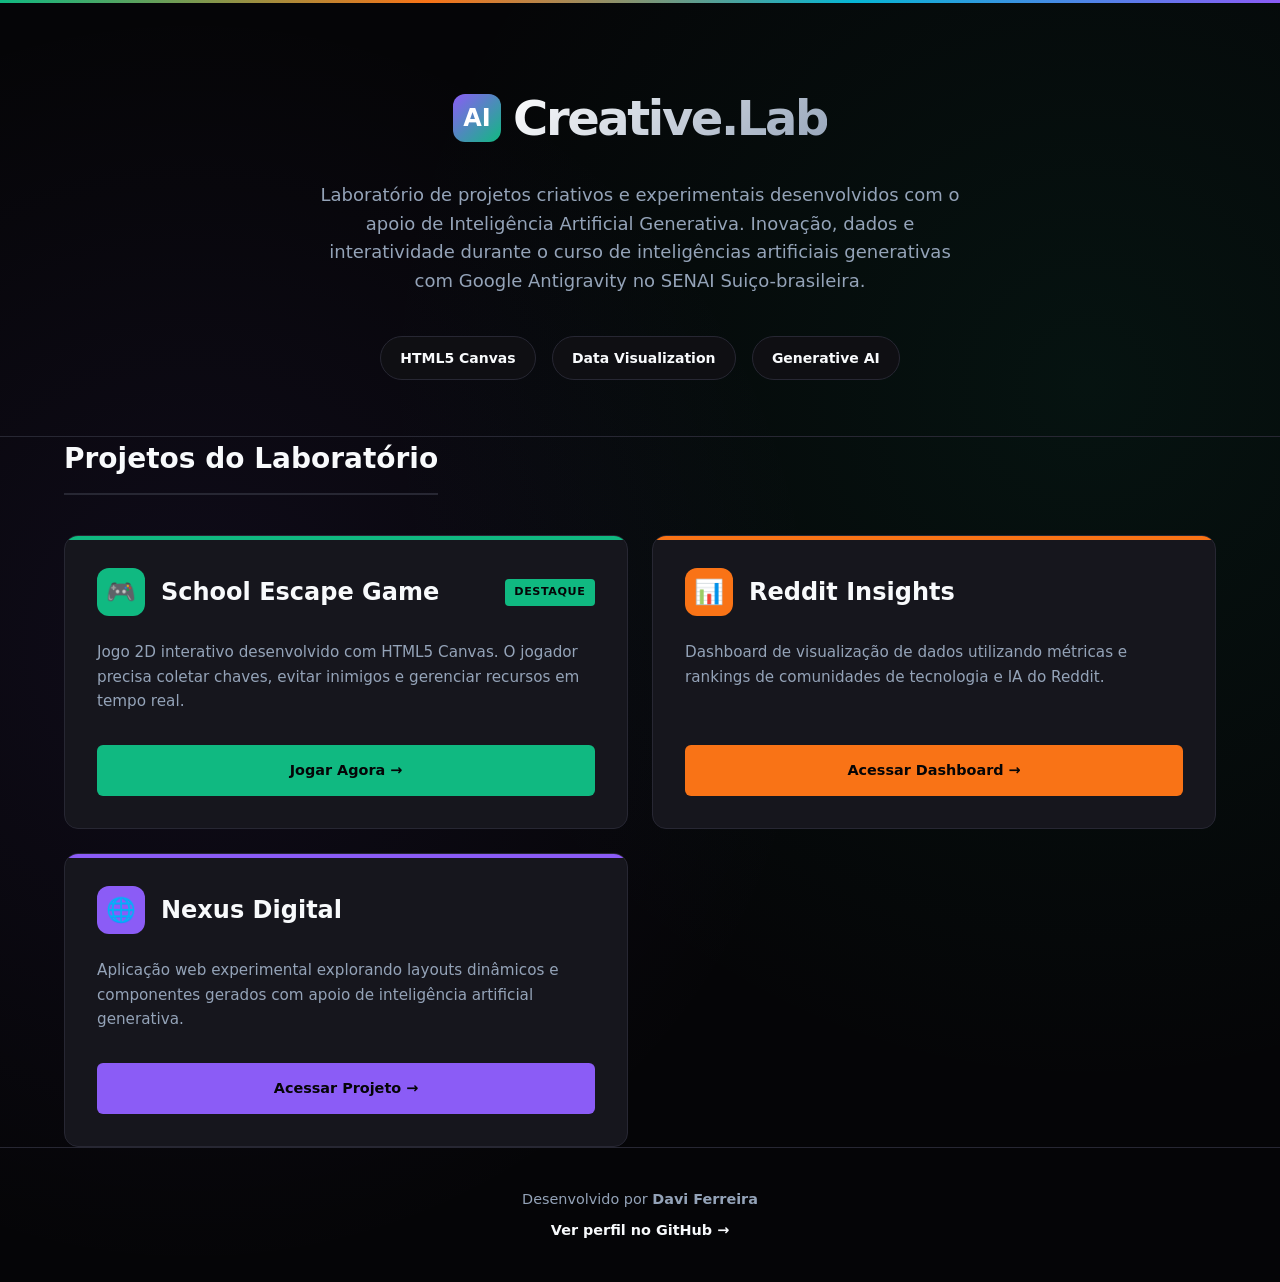
<file: index.html>
<!DOCTYPE html>
<html lang="pt-BR">
<head>
    <meta charset="UTF-8">
    <meta name="viewport" content="width=device-width, initial-scale=1.0">
    <title>Creative.Lab | Davi Ferreira</title>
    <link rel="stylesheet" href="./css/global.css">
    <link rel="stylesheet" href="./css/styles.css">
</head>
<body>

    <header class="header">
        <div class="container">
            <div class="logo">
                <div class="logo-icon">AI</div>
                <h1>Creative.Lab</h1>
            </div>
            <p class="subtitle">
                Laboratório de projetos criativos e experimentais desenvolvidos com o apoio de 
                Inteligência Artificial Generativa. Inovação, dados e interatividade durante o curso de inteligências artificiais generativas com Google Antigravity no SENAI Suiço-brasileira.
            </p>
            <div class="tech-stack">
                <span class="tech-badge"> HTML5 Canvas</span>
                <span class="tech-badge"> Data Visualization</span>
                <span class="tech-badge"> Generative AI</span>
            </div>
        </div>
    </header>

    <main class="container">
        <h2 class="section-title">Projetos do Laboratório</h2>
        
        <div class="projects-grid">
            <!-- School Escape Game (Destaque) -->
            <article class="project-card theme-game">
                <div class="card-header">
                    <div class="card-title-group">
                        <div class="card-icon">🎮</div>
                        <h3>School Escape Game</h3>
                    </div>
                    <span class="featured-badge">Destaque</span>
                </div>
                <p>Jogo 2D interativo desenvolvido com HTML5 Canvas. O jogador precisa coletar chaves, 
                   evitar inimigos e gerenciar recursos em tempo real.</p>
                <a href="./school-escape-game/index.html" class="btn-primary">Jogar Agora →</a>
            </article>

            <!-- Reddit Insights -->
            <article class="project-card theme-reddit">
                <div class="card-header">
                    <div class="card-title-group">
                        <div class="card-icon">📊</div>
                        <h3>Reddit Insights</h3>
                    </div>
                </div>
                <p>Dashboard de visualização de dados utilizando métricas e rankings de comunidades 
                   de tecnologia e IA do Reddit.</p>
                <a href="./reddit-insights/index.html" class="btn-primary">Acessar Dashboard →</a>
            </article>

            <!-- Nexus Digital -->
            <article class="project-card theme-nexus">
                <div class="card-header">
                    <div class="card-title-group">
                        <div class="card-icon">🌐</div>
                        <h3>Nexus Digital</h3>
                    </div>
                </div>
                <p>Aplicação web experimental explorando layouts dinâmicos e componentes gerados 
                   com apoio de inteligência artificial generativa.</p>
                <a href="./nexus-digital/index.html" class="btn-primary">Acessar Projeto →</a>
            </article>
        </div>
    </main>

    <footer class="footer">
        <div class="container">
            <p>Desenvolvido por <strong>Davi Ferreira</strong></p>
            <a href="https://github.com/Dferreiraz" target="_blank" class="github-link">
                Ver perfil no GitHub →
            </a>
        </div>
    </footer>

</body>
</html>
</file>
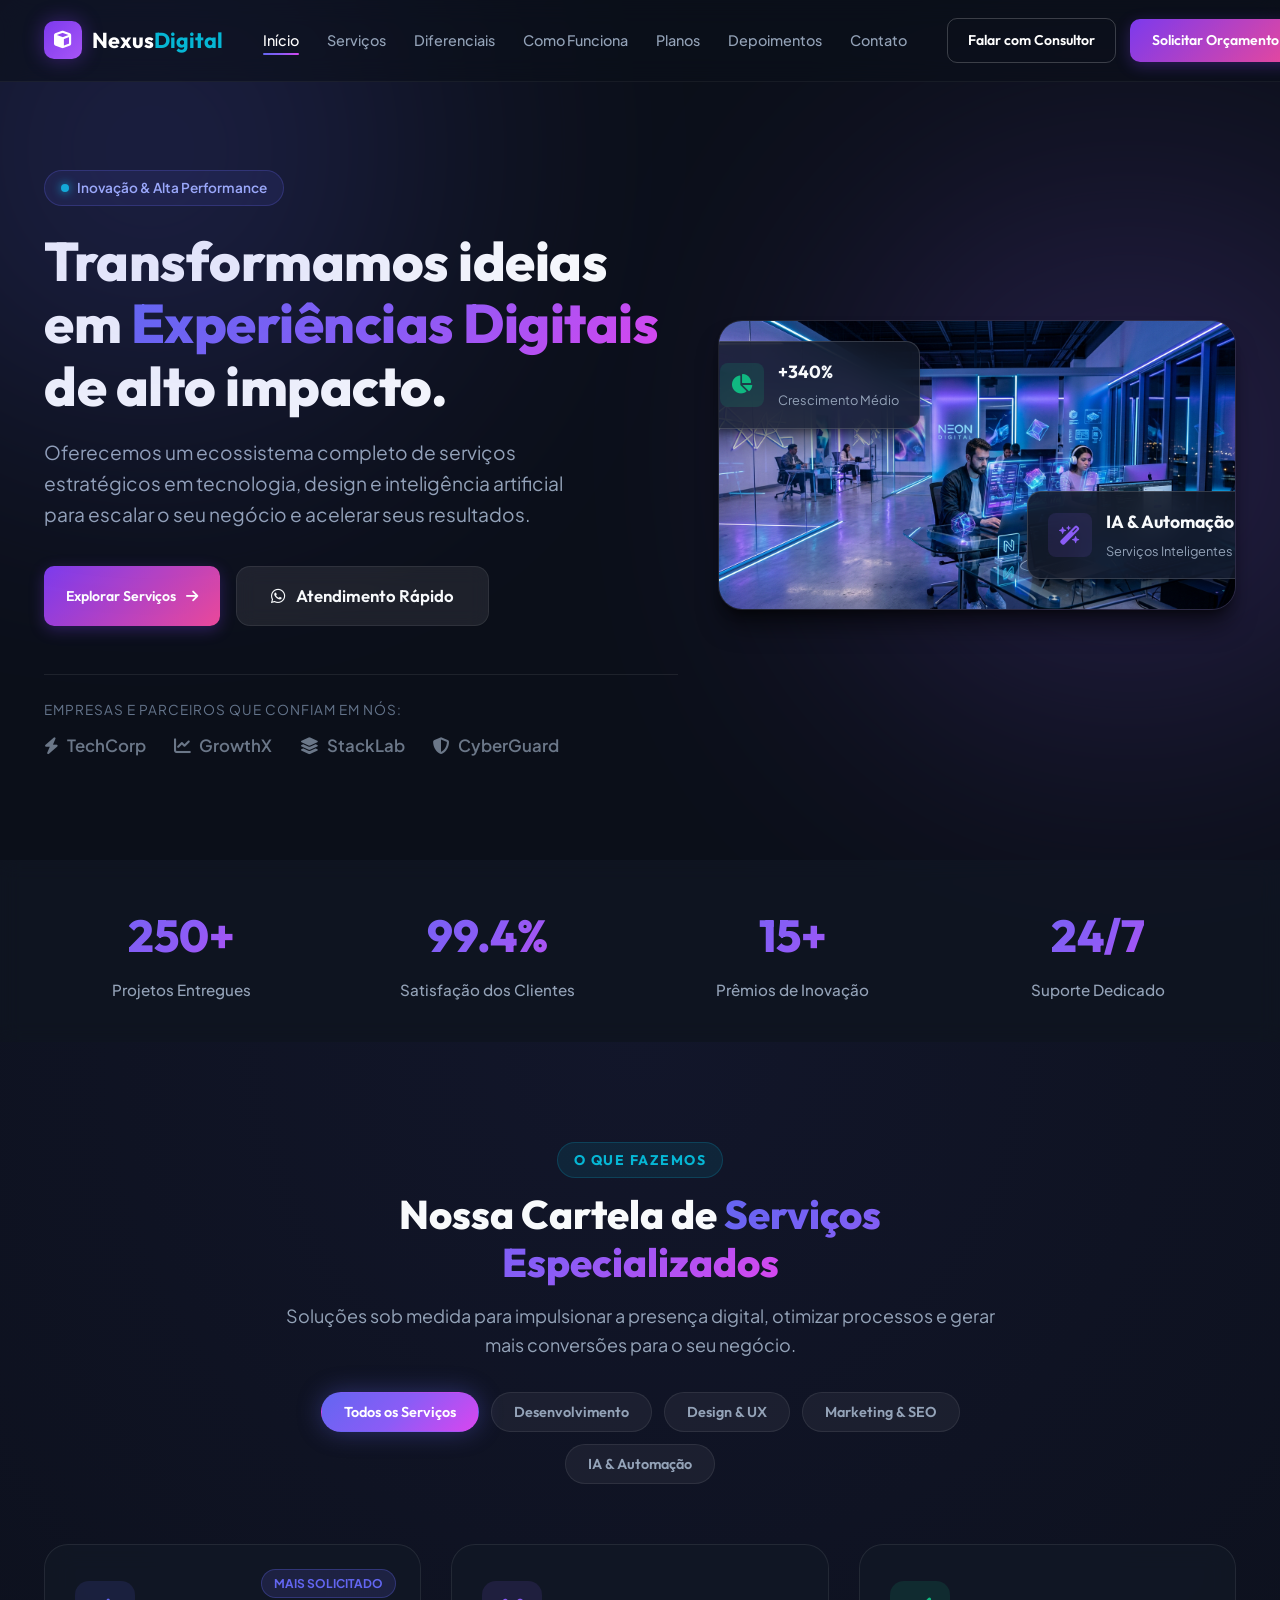
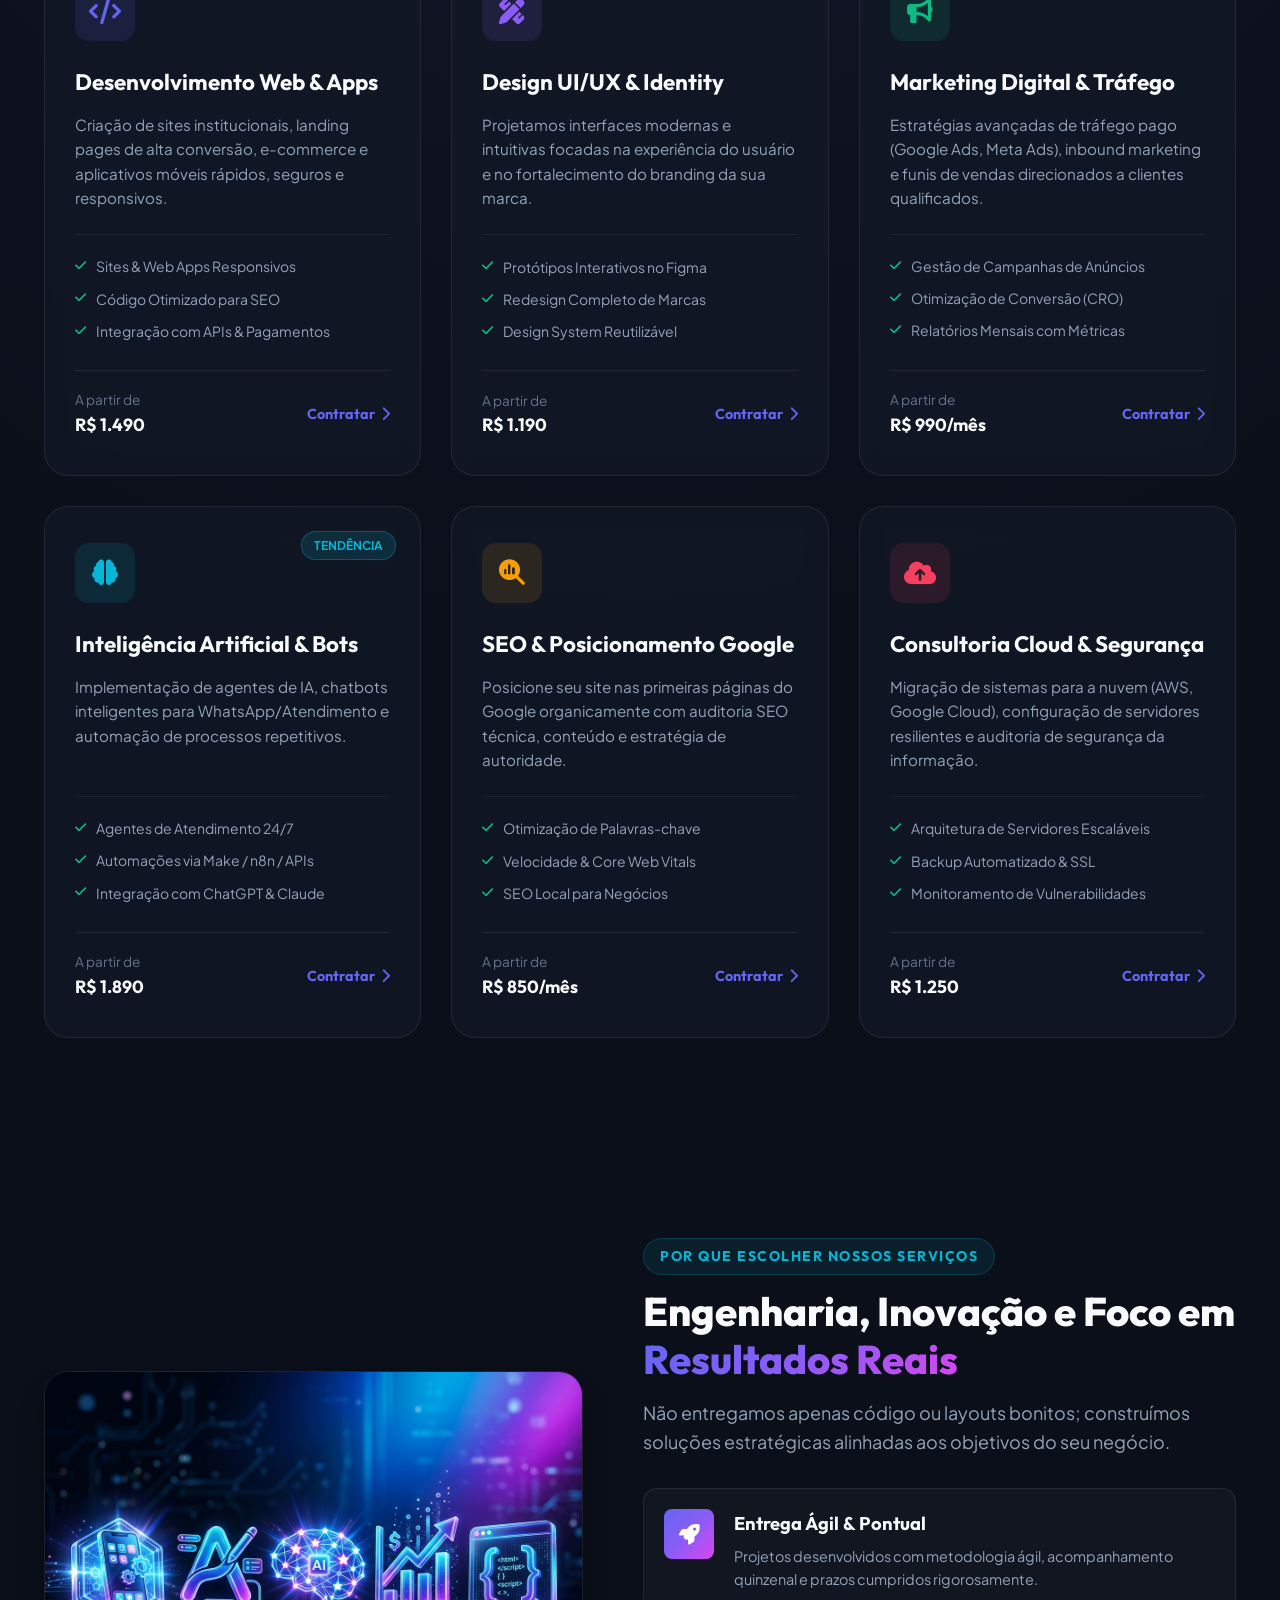
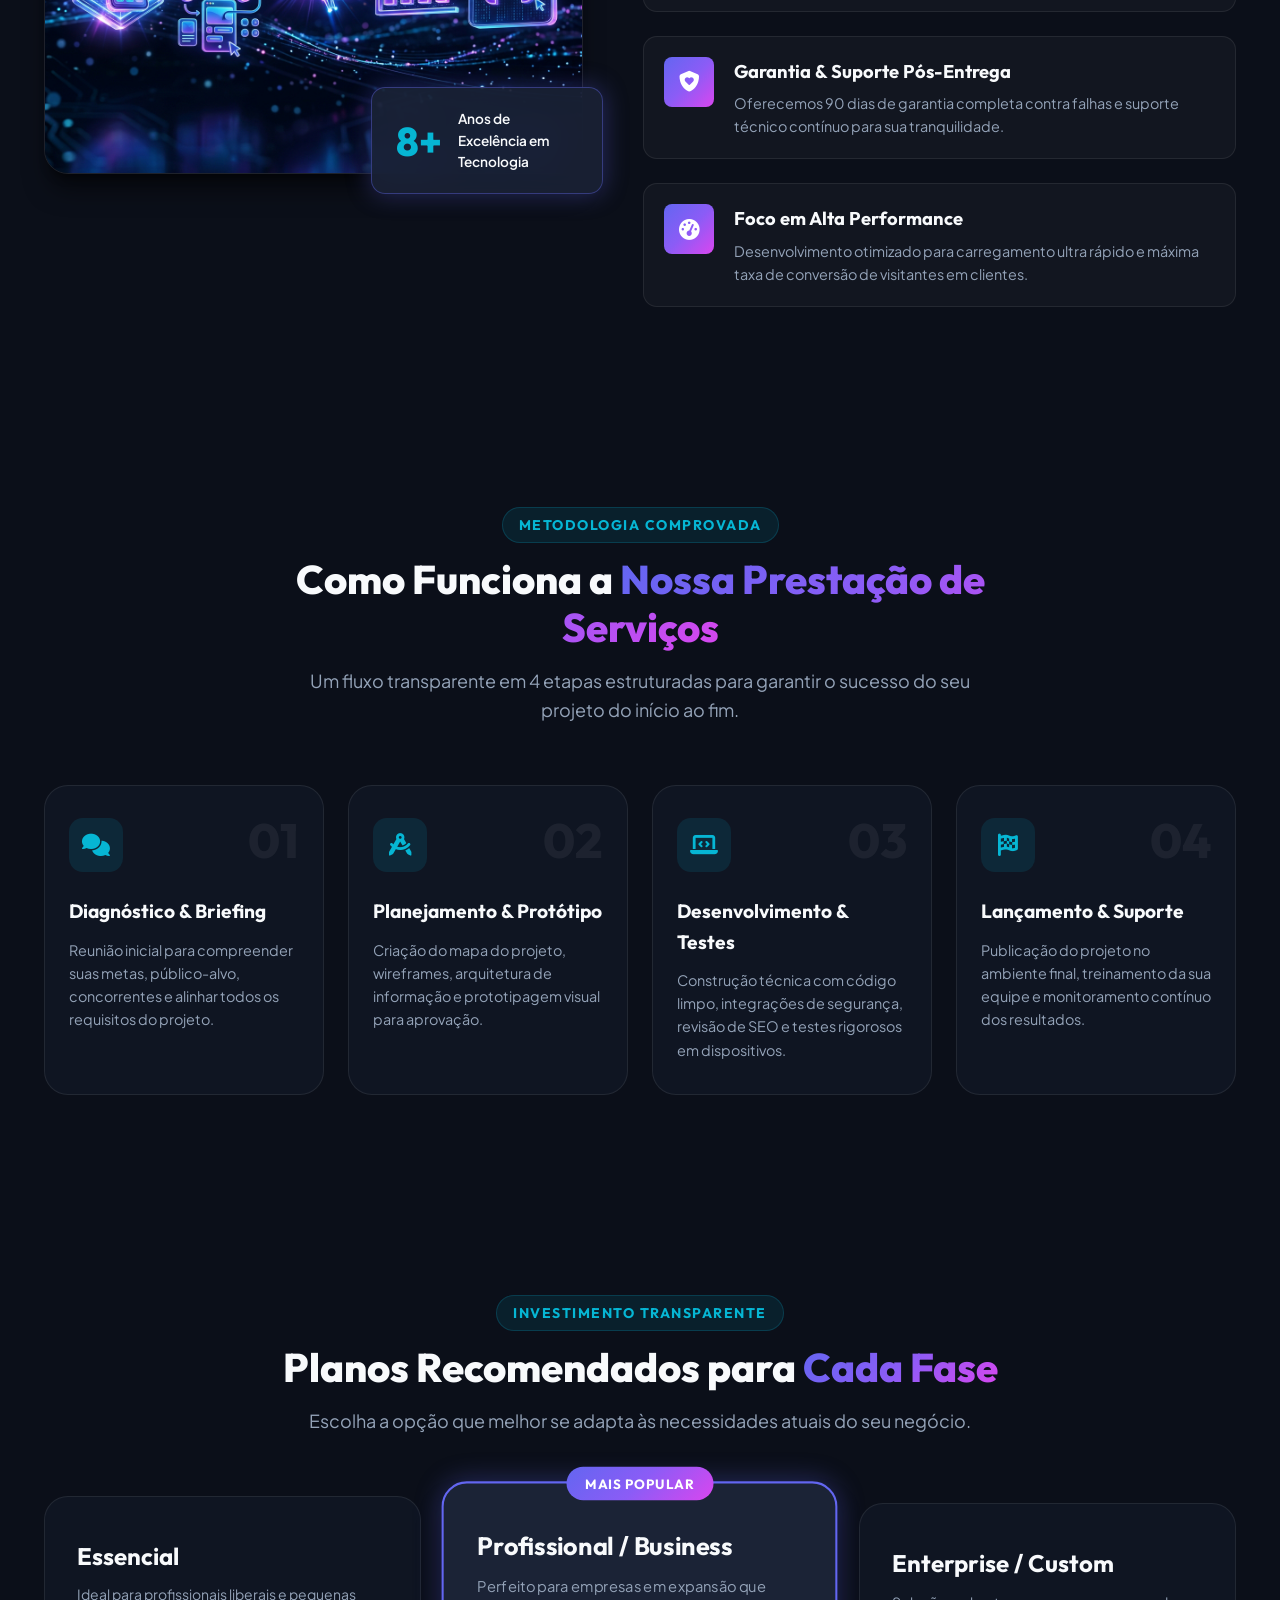
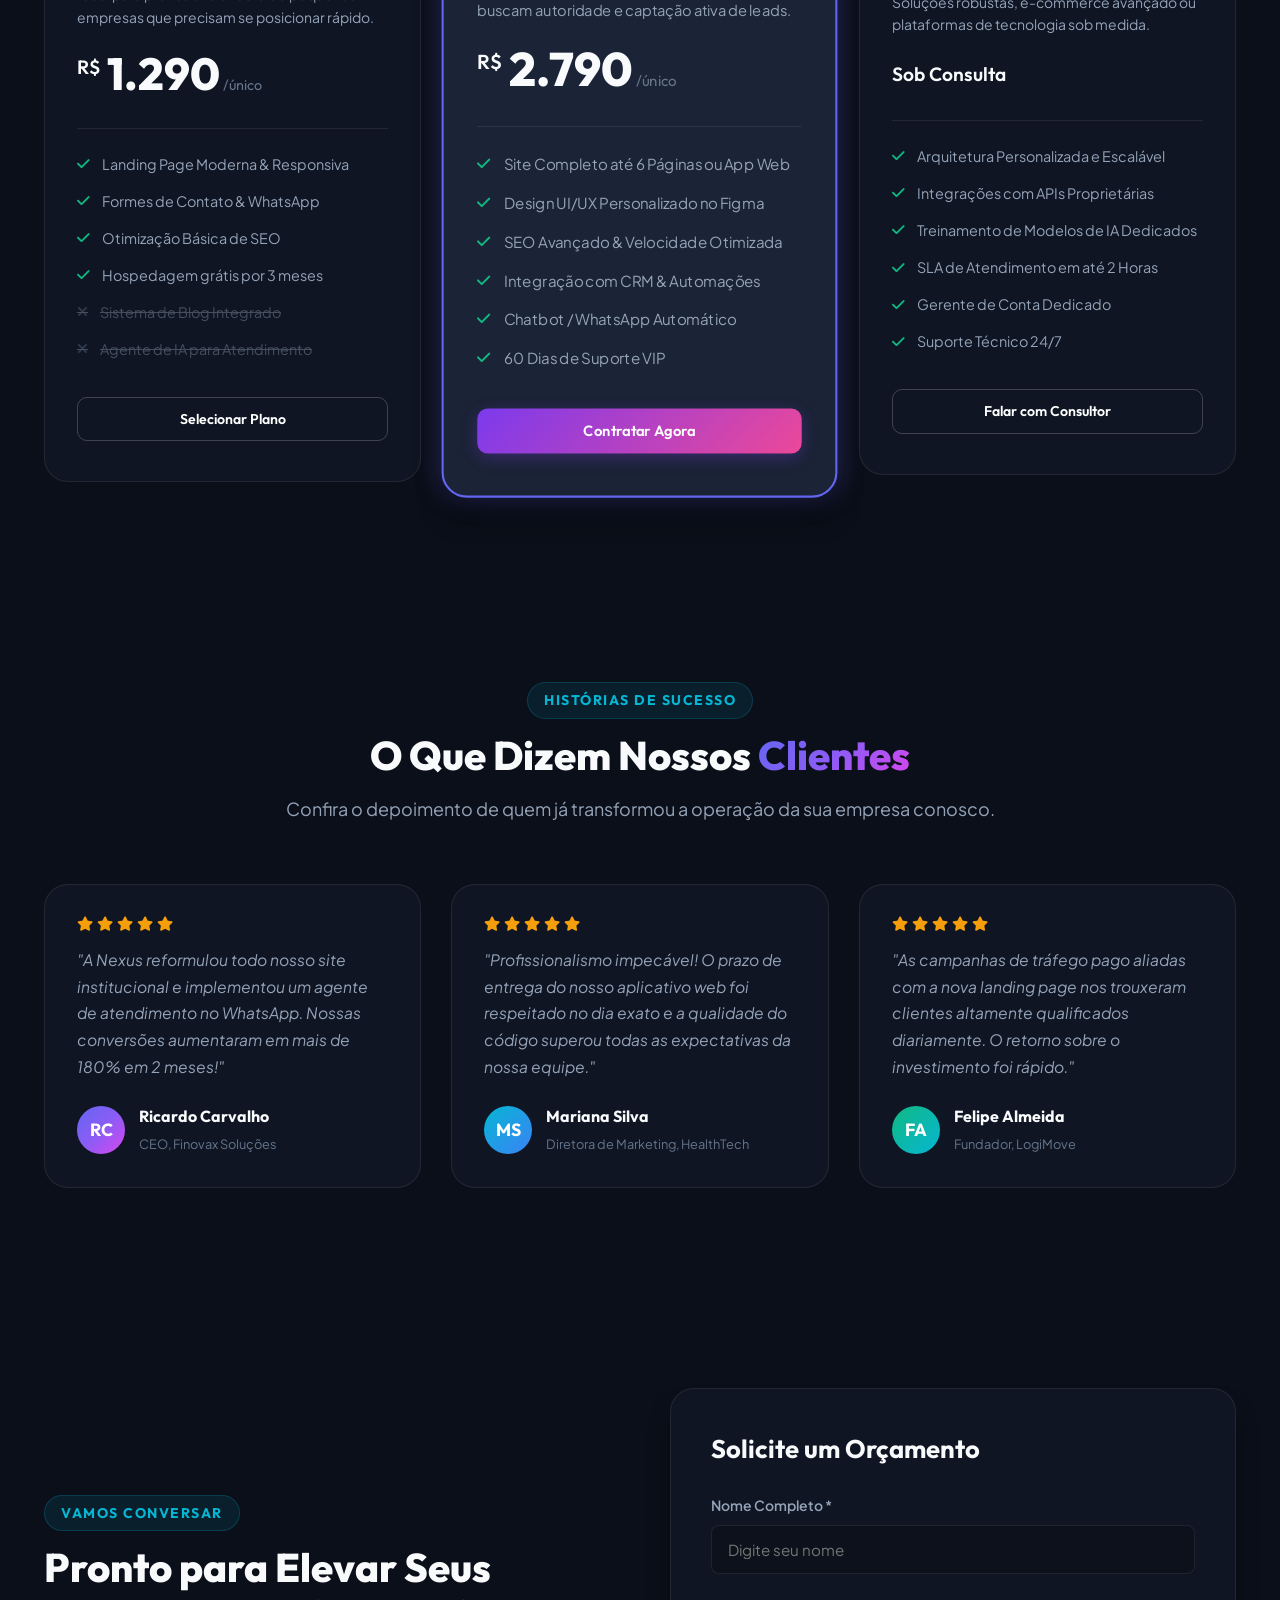
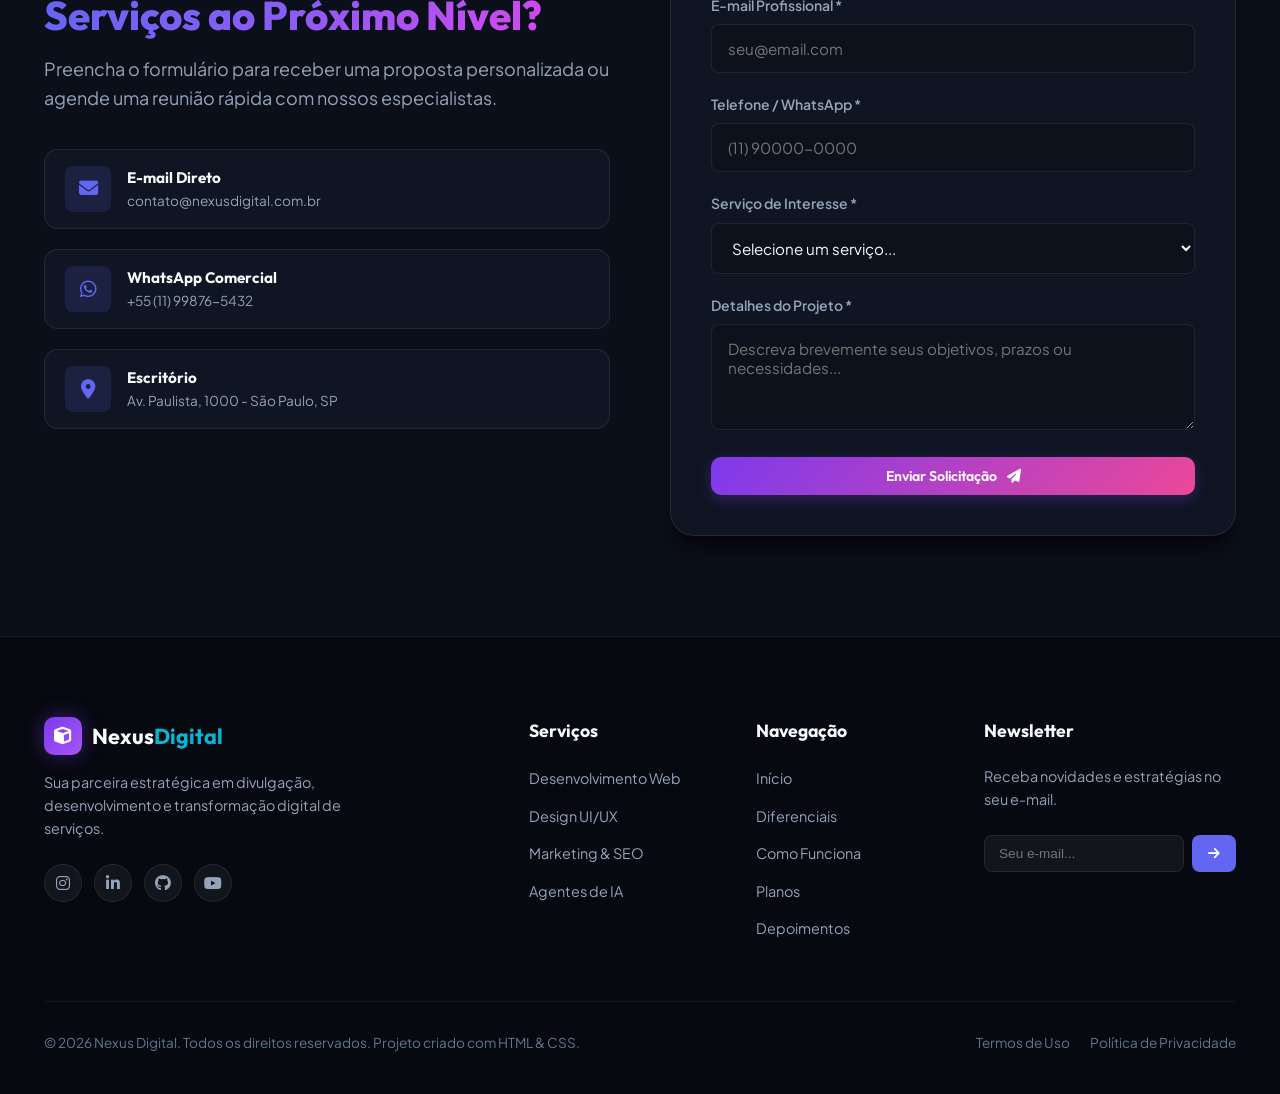
<file: nexus-digital/index.html>
<!DOCTYPE html>
<html lang="pt-BR">
<head>
    <meta charset="UTF-8">
    <meta name="viewport" content="width=device-width, initial-scale=1.0">
    <title>Nexus Digital | Soluções Tecnológicas & Serviços Digitais</title>
    <meta name="description" content="Transforme seu negócio com nossos serviços de desenvolvimento web, design UI/UX, inteligência artificial e marketing digital. Soluções sob medida para sua empresa.">
    
    <!-- Google Fonts -->
    <link rel="preconnect" href="https://fonts.googleapis.com">
    <link rel="preconnect" href="https://fonts.gstatic.com" crossorigin>
    <link href="https://fonts.googleapis.com/css2?family=Outfit:wght@300;400;500;600;700;800&family=Plus+Jakarta+Sans:wght@400;500;600;700&display=swap" rel="stylesheet">
    
    <!-- FontAwesome Icons -->
    <link rel="stylesheet" href="https://cdnjs.cloudflare.com/ajax/libs/font-awesome/6.5.1/css/all.min.css">
    
    <!-- Custom CSS -->
    <link rel="stylesheet" href="./css/style.css">
</head>
<body>

    <!-- Header / Navegação -->
    <header class="header" id="header">
        <div class="container nav-container">
            <a href="#" class="logo">
                <div class="logo-icon"><i class="fa-solid fa-cube"></i></div>
                <span>Nexus<strong>Digital</strong></span>
            </a>
            
            <nav class="nav-menu" id="nav-menu">
                <ul class="nav-list">
                    <li><a href="#home" class="nav-link active">Início</a></li>
                    <li><a href="#servicos" class="nav-link">Serviços</a></li>
                    <li><a href="#diferenciais" class="nav-link">Diferenciais</a></li>
                    <li><a href="#processo" class="nav-link">Como Funciona</a></li>
                    <li><a href="#planos" class="nav-link">Planos</a></li>
                    <li><a href="#depoimentos" class="nav-link">Depoimentos</a></li>
                    <li><a href="#contato" class="nav-link">Contato</a></li>
                </ul>
            </nav>
            
            <div class="nav-actions">
                <a href="#contato" class="btn btn-outline nav-btn-hide">Falar com Consultor</a>
                <a href="#orcamento" class="btn btn-primary open-modal-btn">Solicitar Orçamento</a>
                <button class="mobile-toggle" id="mobile-toggle" aria-label="Abrir Menu">
                    <i class="fa-solid fa-bars"></i>
                </button>
            </div>
        </div>
    </header>

    <!-- Hero Section -->
    <section class="hero" id="home">
        <div class="ambient-glow glow-1"></div>
        <div class="ambient-glow glow-2"></div>
        
        <div class="container hero-container">
            <div class="hero-content">
                <div class="badge">
                    <span class="badge-dot"></span>
                    <span>Inovação & Alta Performance</span>
                </div>
                <h1 class="hero-title">
                    Transformamos ideias em <span class="gradient-text">Experiências Digitais</span> de alto impacto.
                </h1>
                <p class="hero-description">
                    Oferecemos um ecossistema completo de serviços estratégicos em tecnologia, design e inteligência artificial para escalar o seu negócio e acelerar seus resultados.
                </p>
                <div class="hero-buttons">
                    <a href="#servicos" class="btn btn-primary btn-lg">
                        <span>Explorar Serviços</span>
                        <i class="fa-solid fa-arrow-right"></i>
                    </a>
                    <a href="#contato" class="btn btn-secondary btn-lg">
                        <i class="fa-brands fa-whatsapp"></i>
                        <span>Atendimento Rápido</span>
                    </a>
                </div>
                
                <div class="hero-trust">
                    <p class="trust-title">Empresas e parceiros que confiam em nós:</p>
                    <div class="trust-logos">
                        <span><i class="fa-solid fa-bolt"></i> TechCorp</span>
                        <span><i class="fa-solid fa-chart-line"></i> GrowthX</span>
                        <span><i class="fa-solid fa-layer-group"></i> StackLab</span>
                        <span><i class="fa-solid fa-shield-halved"></i> CyberGuard</span>
                    </div>
                </div>
            </div>

            <div class="hero-visual">
                <div class="hero-image-wrapper">
                    <img src="assets/images/hero.jpg" alt="Equipe de tecnologia Nexus Digital desenvolvendo serviços inovadores" class="hero-img">
                    
                    <!-- Floating Cards Decorativos -->
                    <div class="glass-card float-card float-1">
                        <div class="float-icon icon-success">
                            <i class="fa-solid fa-chart-pie"></i>
                        </div>
                        <div class="float-info">
                            <span class="float-value">+340%</span>
                            <span class="float-label">Crescimento Médio</span>
                        </div>
                    </div>
                    
                    <div class="glass-card float-card float-2">
                        <div class="float-icon icon-purple">
                            <i class="fa-solid fa-wand-magic-sparkles"></i>
                        </div>
                        <div class="float-info">
                            <span class="float-value">IA & Automação</span>
                            <span class="float-label">Serviços Inteligentes</span>
                        </div>
                    </div>
                </div>
            </div>
        </div>
    </section>

    <!-- Stat Bar Section -->
    <section class="stats-section">
        <div class="container">
            <div class="stats-grid">
                <div class="stat-card">
                    <h3 class="stat-number" data-target="250">250+</h3>
                    <p class="stat-label">Projetos Entregues</p>
                </div>
                <div class="stat-card">
                    <h3 class="stat-number" data-target="99">99.4%</h3>
                    <p class="stat-label">Satisfação dos Clientes</p>
                </div>
                <div class="stat-card">
                    <h3 class="stat-number" data-target="15">15+</h3>
                    <p class="stat-label">Prêmios de Inovação</p>
                </div>
                <div class="stat-card">
                    <h3 class="stat-number" data-target="24">24/7</h3>
                    <p class="stat-label">Suporte Dedicado</p>
                </div>
            </div>
        </div>
    </section>

    <!-- Services Section (Cards Principal) -->
    <section class="section servicos-section" id="servicos">
        <div class="container">
            <div class="section-header center">
                <span class="section-subtitle">O Que Fazemos</span>
                <h2 class="section-title">Nossa Cartela de <span class="gradient-text">Serviços Especializados</span></h2>
                <p class="section-description">
                    Soluções sob medida para impulsionar a presença digital, otimizar processos e gerar mais conversões para o seu negócio.
                </p>
                
                <!-- Category Filter Buttons -->
                <div class="filter-buttons">
                    <button class="filter-btn active" data-filter="all">Todos os Serviços</button>
                    <button class="filter-btn" data-filter="dev">Desenvolvimento</button>
                    <button class="filter-btn" data-filter="design">Design & UX</button>
                    <button class="filter-btn" data-filter="marketing">Marketing & SEO</button>
                    <button class="filter-btn" data-filter="ai">IA & Automação</button>
                </div>
            </div>

            <div class="services-grid">
                <!-- Card 1 -->
                <div class="service-card" data-category="dev">
                    <div class="card-badge">Mais Solicitado</div>
                    <div class="card-icon icon-blue">
                        <i class="fa-solid fa-code"></i>
                    </div>
                    <h3 class="card-title">Desenvolvimento Web & Apps</h3>
                    <p class="card-text">
                        Criação de sites institucionais, landing pages de alta conversão, e-commerce e aplicativos móveis rápidos, seguros e responsivos.
                    </p>
                    <ul class="card-features">
                        <li><i class="fa-solid fa-check"></i> Sites & Web Apps Responsivos</li>
                        <li><i class="fa-solid fa-check"></i> Código Otimizado para SEO</li>
                        <li><i class="fa-solid fa-check"></i> Integração com APIs & Pagamentos</li>
                    </ul>
                    <div class="card-footer">
                        <span class="price-tag">A partir de <strong>R$ 1.490</strong></span>
                        <a href="#contato" class="card-btn" onclick="selectService('Desenvolvimento Web')">
                            Contratar <i class="fa-solid fa-chevron-right"></i>
                        </a>
                    </div>
                </div>

                <!-- Card 2 -->
                <div class="service-card" data-category="design">
                    <div class="card-icon icon-purple">
                        <i class="fa-solid fa-pen-ruler"></i>
                    </div>
                    <h3 class="card-title">Design UI/UX & Identity</h3>
                    <p class="card-text">
                        Projetamos interfaces modernas e intuitivas focadas na experiência do usuário e no fortalecimento do branding da sua marca.
                    </p>
                    <ul class="card-features">
                        <li><i class="fa-solid fa-check"></i> Protótipos Interativos no Figma</li>
                        <li><i class="fa-solid fa-check"></i> Redesign Completo de Marcas</li>
                        <li><i class="fa-solid fa-check"></i> Design System Reutilizável</li>
                    </ul>
                    <div class="card-footer">
                        <span class="price-tag">A partir de <strong>R$ 1.190</strong></span>
                        <a href="#contato" class="card-btn" onclick="selectService('Design UI/UX')">
                            Contratar <i class="fa-solid fa-chevron-right"></i>
                        </a>
                    </div>
                </div>

                <!-- Card 3 -->
                <div class="service-card" data-category="marketing">
                    <div class="card-icon icon-emerald">
                        <i class="fa-solid fa-bullhorn"></i>
                    </div>
                    <h3 class="card-title">Marketing Digital & Tráfego</h3>
                    <p class="card-text">
                        Estratégias avançadas de tráfego pago (Google Ads, Meta Ads), inbound marketing e funis de vendas direcionados a clientes qualificados.
                    </p>
                    <ul class="card-features">
                        <li><i class="fa-solid fa-check"></i> Gestão de Campanhas de Anúncios</li>
                        <li><i class="fa-solid fa-check"></i> Otimização de Conversão (CRO)</li>
                        <li><i class="fa-solid fa-check"></i> Relatórios Mensais com Métricas</li>
                    </ul>
                    <div class="card-footer">
                        <span class="price-tag">A partir de <strong>R$ 990/mês</strong></span>
                        <a href="#contato" class="card-btn" onclick="selectService('Marketing Digital')">
                            Contratar <i class="fa-solid fa-chevron-right"></i>
                        </a>
                    </div>
                </div>

                <!-- Card 4 -->
                <div class="service-card" data-category="ai">
                    <div class="card-badge highlight">Tendência</div>
                    <div class="card-icon icon-cyan">
                        <i class="fa-solid fa-brain"></i>
                    </div>
                    <h3 class="card-title">Inteligência Artificial & Bots</h3>
                    <p class="card-text">
                        Implementação de agentes de IA, chatbots inteligentes para WhatsApp/Atendimento e automação de processos repetitivos.
                    </p>
                    <ul class="card-features">
                        <li><i class="fa-solid fa-check"></i> Agentes de Atendimento 24/7</li>
                        <li><i class="fa-solid fa-check"></i> Automações via Make / n8n / APIs</li>
                        <li><i class="fa-solid fa-check"></i> Integração com ChatGPT & Claude</li>
                    </ul>
                    <div class="card-footer">
                        <span class="price-tag">A partir de <strong>R$ 1.890</strong></span>
                        <a href="#contato" class="card-btn" onclick="selectService('IA e Automação')">
                            Contratar <i class="fa-solid fa-chevron-right"></i>
                        </a>
                    </div>
                </div>

                <!-- Card 5 -->
                <div class="service-card" data-category="marketing">
                    <div class="card-icon icon-orange">
                        <i class="fa-solid fa-magnifying-glass-chart"></i>
                    </div>
                    <h3 class="card-title">SEO & Posicionamento Google</h3>
                    <p class="card-text">
                        Posicione seu site nas primeiras páginas do Google organicamente com auditoria SEO técnica, conteúdo e estratégia de autoridade.
                    </p>
                    <ul class="card-features">
                        <li><i class="fa-solid fa-check"></i> Otimização de Palavras-chave</li>
                        <li><i class="fa-solid fa-check"></i> Velocidade & Core Web Vitals</li>
                        <li><i class="fa-solid fa-check"></i> SEO Local para Negócios</li>
                    </ul>
                    <div class="card-footer">
                        <span class="price-tag">A partir de <strong>R$ 850/mês</strong></span>
                        <a href="#contato" class="card-btn" onclick="selectService('SEO')">
                            Contratar <i class="fa-solid fa-chevron-right"></i>
                        </a>
                    </div>
                </div>

                <!-- Card 6 -->
                <div class="service-card" data-category="dev">
                    <div class="card-icon icon-rose">
                        <i class="fa-solid fa-cloud-arrow-up"></i>
                    </div>
                    <h3 class="card-title">Consultoria Cloud & Segurança</h3>
                    <p class="card-text">
                        Migração de sistemas para a nuvem (AWS, Google Cloud), configuração de servidores resilientes e auditoria de segurança da informação.
                    </p>
                    <ul class="card-features">
                        <li><i class="fa-solid fa-check"></i> Arquitetura de Servidores Escaláveis</li>
                        <li><i class="fa-solid fa-check"></i> Backup Automatizado & SSL</li>
                        <li><i class="fa-solid fa-check"></i> Monitoramento de Vulnerabilidades</li>
                    </ul>
                    <div class="card-footer">
                        <span class="price-tag">A partir de <strong>R$ 1.250</strong></span>
                        <a href="#contato" class="card-btn" onclick="selectService('Consultoria Cloud')">
                            Contratar <i class="fa-solid fa-chevron-right"></i>
                        </a>
                    </div>
                </div>
            </div>
        </div>
    </section>

    <!-- Why Us / Differentials Section -->
    <section class="section diferenciais-section" id="diferenciais">
        <div class="container">
            <div class="diferenciais-wrapper">
                <div class="diferenciais-image">
                    <img src="assets/images/about.jpg" alt="Diferenciais dos serviços Nexus Digital" class="about-img">
                    <div class="floating-experience-badge">
                        <span class="exp-number">8+</span>
                        <span class="exp-text">Anos de Excelência em Tecnologia</span>
                    </div>
                </div>

                <div class="diferenciais-content">
                    <span class="section-subtitle">Por Que Escolher Nossos Serviços</span>
                    <h2 class="section-title">Engenharia, Inovação e Foco em <span class="gradient-text">Resultados Reais</span></h2>
                    <p class="section-description">
                        Não entregamos apenas código ou layouts bonitos; construímos soluções estratégicas alinhadas aos objetivos do seu negócio.
                    </p>

                    <div class="feature-list">
                        <div class="feature-item">
                            <div class="feature-icon"><i class="fa-solid fa-rocket"></i></div>
                            <div class="feature-info">
                                <h4>Entrega Ágil & Pontual</h4>
                                <p>Projetos desenvolvidos com metodologia ágil, acompanhamento quinzenal e prazos cumpridos rigorosamente.</p>
                            </div>
                        </div>

                        <div class="feature-item">
                            <div class="feature-icon"><i class="fa-solid fa-shield-heart"></i></div>
                            <div class="feature-info">
                                <h4>Garantia & Suporte Pós-Entrega</h4>
                                <p>Oferecemos 90 dias de garantia completa contra falhas e suporte técnico contínuo para sua tranquilidade.</p>
                            </div>
                        </div>

                        <div class="feature-item">
                            <div class="feature-icon"><i class="fa-solid fa-gauge-high"></i></div>
                            <div class="feature-info">
                                <h4>Foco em Alta Performance</h4>
                                <p>Desenvolvimento otimizado para carregamento ultra rápido e máxima taxa de conversão de visitantes em clientes.</p>
                            </div>
                        </div>
                    </div>
                </div>
            </div>
        </div>
    </section>

    <!-- Process Section -->
    <section class="section processo-section" id="processo">
        <div class="container">
            <div class="section-header center">
                <span class="section-subtitle">Metodologia Comprovada</span>
                <h2 class="section-title">Como Funciona a <span class="gradient-text">Nossa Prestação de Serviços</span></h2>
                <p class="section-description">
                    Um fluxo transparente em 4 etapas estruturadas para garantir o sucesso do seu projeto do início ao fim.
                </p>
            </div>

            <div class="process-steps-grid">
                <div class="step-card">
                    <div class="step-number">01</div>
                    <div class="step-icon"><i class="fa-solid fa-comments"></i></div>
                    <h3>Diagnóstico & Briefing</h3>
                    <p>Reunião inicial para compreender suas metas, público-alvo, concorrentes e alinhar todos os requisitos do projeto.</p>
                </div>

                <div class="step-card">
                    <div class="step-number">02</div>
                    <div class="step-icon"><i class="fa-solid fa-compass-drafting"></i></div>
                    <h3>Planejamento & Protótipo</h3>
                    <p>Criação do mapa do projeto, wireframes, arquitetura de informação e prototipagem visual para aprovação.</p>
                </div>

                <div class="step-card">
                    <div class="step-number">03</div>
                    <div class="step-icon"><i class="fa-solid fa-laptop-code"></i></div>
                    <h3>Desenvolvimento & Testes</h3>
                    <p>Construção técnica com código limpo, integrações de segurança, revisão de SEO e testes rigorosos em dispositivos.</p>
                </div>

                <div class="step-card">
                    <div class="step-number">04</div>
                    <div class="step-icon"><i class="fa-solid fa-flag-checkered"></i></div>
                    <h3>Lançamento & Suporte</h3>
                    <p>Publicação do projeto no ambiente final, treinamento da sua equipe e monitoramento contínuo dos resultados.</p>
                </div>
            </div>
        </div>
    </section>

    <!-- Pricing Section (Cards de Planos) -->
    <section class="section planos-section" id="planos">
        <div class="container">
            <div class="section-header center">
                <span class="section-subtitle">Investimento Transparente</span>
                <h2 class="section-title">Planos Recomendados para <span class="gradient-text">Cada Fase</span></h2>
                <p class="section-description">Escolha a opção que melhor se adapta às necessidades atuais do seu negócio.</p>
            </div>

            <div class="pricing-grid">
                <!-- Pricing Card 1 -->
                <div class="pricing-card">
                    <div class="pricing-header">
                        <span class="plan-name">Essencial</span>
                        <p class="plan-desc">Ideal para profissionais liberais e pequenas empresas que precisam se posicionar rápido.</p>
                        <div class="plan-price">
                            <span class="currency">R$</span>
                            <span class="amount">1.290</span>
                            <span class="period">/único</span>
                        </div>
                    </div>
                    <ul class="pricing-features">
                        <li><i class="fa-solid fa-check"></i> Landing Page Moderna & Responsiva</li>
                        <li><i class="fa-solid fa-check"></i> Formes de Contato & WhatsApp</li>
                        <li><i class="fa-solid fa-check"></i> Otimização Básica de SEO</li>
                        <li><i class="fa-solid fa-check"></i> Hospedagem grátis por 3 meses</li>
                        <li class="disabled"><i class="fa-solid fa-xmark"></i> Sistema de Blog Integrado</li>
                        <li class="disabled"><i class="fa-solid fa-xmark"></i> Agente de IA para Atendimento</li>
                    </ul>
                    <a href="#contato" class="btn btn-outline btn-block" onclick="selectPlan('Plano Essencial')">Selecionar Plano</a>
                </div>

                <!-- Pricing Card 2 (Featured) -->
                <div class="pricing-card featured">
                    <div class="featured-badge">Mais Popular</div>
                    <div class="pricing-header">
                        <span class="plan-name">Profissional / Business</span>
                        <p class="plan-desc">Perfeito para empresas em expansão que buscam autoridade e captação ativa de leads.</p>
                        <div class="plan-price">
                            <span class="currency">R$</span>
                            <span class="amount">2.790</span>
                            <span class="period">/único</span>
                        </div>
                    </div>
                    <ul class="pricing-features">
                        <li><i class="fa-solid fa-check"></i> Site Completo até 6 Páginas ou App Web</li>
                        <li><i class="fa-solid fa-check"></i> Design UI/UX Personalizado no Figma</li>
                        <li><i class="fa-solid fa-check"></i> SEO Avançado & Velocidade Otimizada</li>
                        <li><i class="fa-solid fa-check"></i> Integração com CRM & Automações</li>
                        <li><i class="fa-solid fa-check"></i> Chatbot / WhatsApp Automático</li>
                        <li><i class="fa-solid fa-check"></i> 60 Dias de Suporte VIP</li>
                    </ul>
                    <a href="#contato" class="btn btn-primary btn-block" onclick="selectPlan('Plano Profissional')">Contratar Agora</a>
                </div>

                <!-- Pricing Card 3 -->
                <div class="pricing-card">
                    <div class="pricing-header">
                        <span class="plan-name">Enterprise / Custom</span>
                        <p class="plan-desc">Soluções robustas, e-commerce avançado ou plataformas de tecnologia sob medida.</p>
                        <div class="plan-price">
                            <span class="currency">Sob Consulta</span>
                        </div>
                    </div>
                    <ul class="pricing-features">
                        <li><i class="fa-solid fa-check"></i> Arquitetura Personalizada e Escalável</li>
                        <li><i class="fa-solid fa-check"></i> Integrações com APIs Proprietárias</li>
                        <li><i class="fa-solid fa-check"></i> Treinamento de Modelos de IA Dedicados</li>
                        <li><i class="fa-solid fa-check"></i> SLA de Atendimento em até 2 Horas</li>
                        <li><i class="fa-solid fa-check"></i> Gerente de Conta Dedicado</li>
                        <li><i class="fa-solid fa-check"></i> Suporte Técnico 24/7</li>
                    </ul>
                    <a href="#contato" class="btn btn-outline btn-block" onclick="selectPlan('Plano Enterprise')">Falar com Consultor</a>
                </div>
            </div>
        </div>
    </section>

    <!-- Testimonials Section (Cards de Depoimentos) -->
    <section class="section depoimentos-section" id="depoimentos">
        <div class="container">
            <div class="section-header center">
                <span class="section-subtitle">Histórias de Sucesso</span>
                <h2 class="section-title">O Que Dizem Nossos <span class="gradient-text">Clientes</span></h2>
                <p class="section-description">Confira o depoimento de quem já transformou a operação da sua empresa conosco.</p>
            </div>

            <div class="testimonials-grid">
                <!-- Testimonial 1 -->
                <div class="testimonial-card">
                    <div class="stars">
                        <i class="fa-solid fa-star"></i>
                        <i class="fa-solid fa-star"></i>
                        <i class="fa-solid fa-star"></i>
                        <i class="fa-solid fa-star"></i>
                        <i class="fa-solid fa-star"></i>
                    </div>
                    <p class="quote-text">
                        "A Nexus reformulou todo nosso site institucional e implementou um agente de atendimento no WhatsApp. Nossas conversões aumentaram em mais de 180% em 2 meses!"
                    </p>
                    <div class="client-profile">
                        <div class="client-avatar">
                            <span>RC</span>
                        </div>
                        <div class="client-info">
                            <h4 class="client-name">Ricardo Carvalho</h4>
                            <span class="client-role">CEO, Finovax Soluções</span>
                        </div>
                    </div>
                </div>

                <!-- Testimonial 2 -->
                <div class="testimonial-card">
                    <div class="stars">
                        <i class="fa-solid fa-star"></i>
                        <i class="fa-solid fa-star"></i>
                        <i class="fa-solid fa-star"></i>
                        <i class="fa-solid fa-star"></i>
                        <i class="fa-solid fa-star"></i>
                    </div>
                    <p class="quote-text">
                        "Profissionalismo impecável! O prazo de entrega do nosso aplicativo web foi respeitado no dia exato e a qualidade do código superou todas as expectativas da nossa equipe."
                    </p>
                    <div class="client-profile">
                        <div class="client-avatar avatar-purple">
                            <span>MS</span>
                        </div>
                        <div class="client-info">
                            <h4 class="client-name">Mariana Silva</h4>
                            <span class="client-role">Diretora de Marketing, HealthTech</span>
                        </div>
                    </div>
                </div>

                <!-- Testimonial 3 -->
                <div class="testimonial-card">
                    <div class="stars">
                        <i class="fa-solid fa-star"></i>
                        <i class="fa-solid fa-star"></i>
                        <i class="fa-solid fa-star"></i>
                        <i class="fa-solid fa-star"></i>
                        <i class="fa-solid fa-star"></i>
                    </div>
                    <p class="quote-text">
                        "As campanhas de tráfego pago aliadas com a nova landing page nos trouxeram clientes altamente qualificados diariamente. O retorno sobre o investimento foi rápido."
                    </p>
                    <div class="client-profile">
                        <div class="client-avatar avatar-emerald">
                            <span>FA</span>
                        </div>
                        <div class="client-info">
                            <h4 class="client-name">Felipe Almeida</h4>
                            <span class="client-role">Fundador, LogiMove</span>
                        </div>
                    </div>
                </div>
            </div>
        </div>
    </section>

    <!-- Contact & Budget Request Section -->
    <section class="section contato-section" id="contato">
        <div class="container">
            <div class="contato-wrapper">
                <div class="contato-info">
                    <span class="section-subtitle">Vamos Conversar</span>
                    <h2 class="section-title">Pronto para Elevar Seus <span class="gradient-text">Serviços ao Próximo Nível?</span></h2>
                    <p class="section-description">
                        Preencha o formulário para receber uma proposta personalizada ou agende uma reunião rápida com nossos especialistas.
                    </p>

                    <div class="contact-details">
                        <div class="contact-card-item">
                            <div class="contact-icon"><i class="fa-solid fa-envelope"></i></div>
                            <div>
                                <h5>E-mail Direto</h5>
                                <p>contato@nexusdigital.com.br</p>
                            </div>
                        </div>

                        <div class="contact-card-item">
                            <div class="contact-icon"><i class="fa-brands fa-whatsapp"></i></div>
                            <div>
                                <h5>WhatsApp Comercial</h5>
                                <p>+55 (11) 99876-5432</p>
                            </div>
                        </div>

                        <div class="contact-card-item">
                            <div class="contact-icon"><i class="fa-solid fa-location-dot"></i></div>
                            <div>
                                <h5>Escritório</h5>
                                <p>Av. Paulista, 1000 - São Paulo, SP</p>
                            </div>
                        </div>
                    </div>
                </div>

                <div class="contato-form-container">
                    <form class="contato-form" id="contatoForm">
                        <h3 class="form-title">Solicite um Orçamento</h3>
                        
                        <div class="form-group">
                            <label for="nome">Nome Completo *</label>
                            <input type="text" id="nome" required placeholder="Digite seu nome">
                        </div>

                        <div class="form-group">
                            <label for="email">E-mail Profissional *</label>
                            <input type="email" id="email" required placeholder="seu@email.com">
                        </div>

                        <div class="form-group">
                            <label for="telefone">Telefone / WhatsApp *</label>
                            <input type="tel" id="telefone" required placeholder="(11) 90000-0000">
                        </div>

                        <div class="form-group">
                            <label for="servico">Serviço de Interesse *</label>
                            <select id="servico" required>
                                <option value="" disabled selected>Selecione um serviço...</option>
                                <option value="Desenvolvimento Web">Desenvolvimento Web & Apps</option>
                                <option value="Design UI/UX">Design UI/UX & Identity</option>
                                <option value="Marketing Digital">Marketing Digital & Tráfego</option>
                                <option value="IA e Automação">Inteligência Artificial & Bots</option>
                                <option value="SEO">SEO & Posicionamento Google</option>
                                <option value="Consultoria Cloud">Consultoria Cloud & Segurança</option>
                                <option value="Outro">Outra Demanda Especial</option>
                            </select>
                        </div>

                        <div class="form-group">
                            <label for="mensagem">Detalhes do Projeto *</label>
                            <textarea id="mensagem" rows="4" required placeholder="Descreva brevemente seus objetivos, prazos ou necessidades..."></textarea>
                        </div>

                        <button type="submit" class="btn btn-primary btn-block btn-lg">
                            <span>Enviar Solicitação</span>
                            <i class="fa-solid fa-paper-plane"></i>
                        </button>
                    </form>
                </div>
            </div>
        </div>
    </section>

    <!-- Footer -->
    <footer class="footer">
        <div class="container">
            <div class="footer-top">
                <div class="footer-brand">
                    <a href="#" class="logo">
                        <div class="logo-icon"><i class="fa-solid fa-cube"></i></div>
                        <span>Nexus<strong>Digital</strong></span>
                    </a>
                    <p class="footer-text">
                        Sua parceira estratégica em divulgação, desenvolvimento e transformação digital de serviços.
                    </p>
                    <div class="social-links">
                        <a href="#" aria-label="Instagram"><i class="fa-brands fa-instagram"></i></a>
                        <a href="#" aria-label="LinkedIn"><i class="fa-brands fa-linkedin-in"></i></a>
                        <a href="#" aria-label="GitHub"><i class="fa-brands fa-github"></i></a>
                        <a href="#" aria-label="YouTube"><i class="fa-brands fa-youtube"></i></a>
                    </div>
                </div>

                <div class="footer-links-group">
                    <div class="footer-col">
                        <h4>Serviços</h4>
                        <ul>
                            <li><a href="#servicos">Desenvolvimento Web</a></li>
                            <li><a href="#servicos">Design UI/UX</a></li>
                            <li><a href="#servicos">Marketing & SEO</a></li>
                            <li><a href="#servicos">Agentes de IA</a></li>
                        </ul>
                    </div>

                    <div class="footer-col">
                        <h4>Navegação</h4>
                        <ul>
                            <li><a href="#home">Início</a></li>
                            <li><a href="#diferenciais">Diferenciais</a></li>
                            <li><a href="#processo">Como Funciona</a></li>
                            <li><a href="#planos">Planos</a></li>
                            <li><a href="#depoimentos">Depoimentos</a></li>
                        </ul>
                    </div>

                    <div class="footer-col">
                        <h4>Newsletter</h4>
                        <p class="footer-text">Receba novidades e estratégias no seu e-mail.</p>
                        <form class="newsletter-form" id="newsletterForm">
                            <input type="email" placeholder="Seu e-mail..." required>
                            <button type="submit" aria-label="Assinar"><i class="fa-solid fa-arrow-right"></i></button>
                        </form>
                    </div>
                </div>
            </div>

            <div class="footer-bottom">
                <p>&copy; 2026 Nexus Digital. Todos os direitos reservados. Projeto criado com HTML & CSS.</p>
                <div class="footer-bottom-links">
                    <a href="#">Termos de Uso</a>
                    <a href="#">Política de Privacidade</a>
                </div>
            </div>
        </div>
    </footer>

    <!-- Notification Toast -->
    <div class="toast" id="toast">
        <i class="fa-solid fa-circle-check toast-icon"></i>
        <div class="toast-message" id="toastMessage">Mensagem enviada com sucesso!</div>
    </div>

    <!-- Script JavaScript -->
    <script src="./js/script.js"></script>
</body>
</html>
</file>
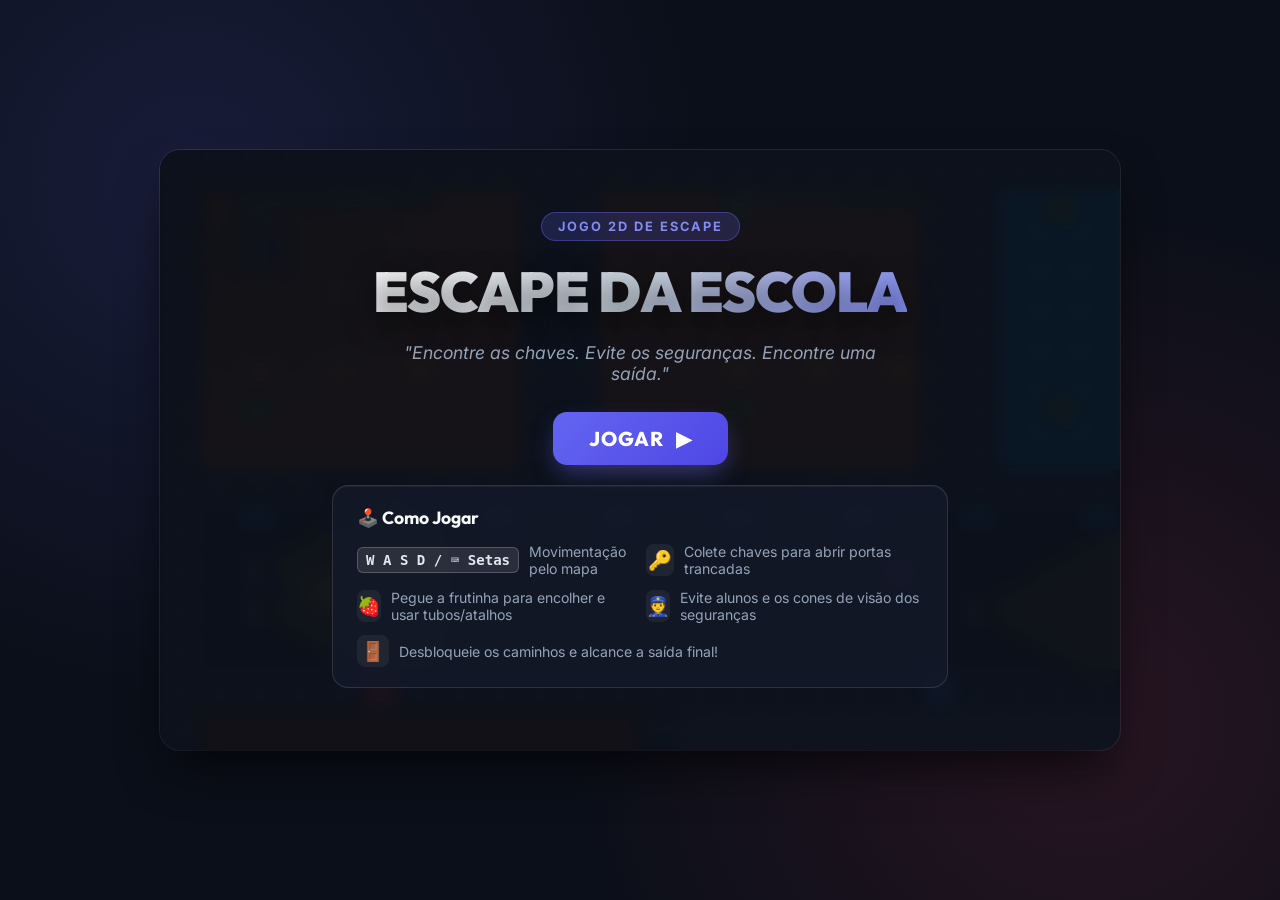
<file: school-escape-game/index.html>
<!DOCTYPE html>
<html lang="pt-BR">
<head>
    <meta charset="UTF-8">
    <meta name="viewport" content="width=device-width, initial-scale=1.0">
    <link rel="icon" type="image/png" href="./favicon.png">
    <title>Escape da Escola — Jogo 2D</title>
    <link rel="stylesheet" href="./css/style.css">
    <link rel="preconnect" href="https://fonts.googleapis.com">
    <link rel="preconnect" href="https://fonts.gstatic.com" crossorigin>
    <link href="https://fonts.googleapis.com/css2?family=Outfit:wght@400;600;700;800;900&family=Inter:wght@400;500;600;700&display=swap" rel="stylesheet">
</head>
<body>
    <div id="game-container">
        <!-- Canvas principal do jogo -->
        <canvas id="gameCanvas" width="960" height="600"></canvas>

        <!-- Dynamic HUD Overlay -->
        <div id="hud" class="hidden">
            <div class="hud-card keys-card">
                <span class="hud-icon">🔑</span>
                <span class="hud-label">Chaves:</span>
                <span id="keys-count" class="hud-value">0/3</span>
            </div>

            <div id="fruit-status" class="hud-card fruit-card inactive">
                <span class="hud-icon fruit-bounce">🍓</span>
                <div class="timer-container">
                    <span class="fruit-label">Modo Pequeno</span>
                    <div class="timer-bar-bg">
                        <div id="fruit-bar" class="timer-bar-fill"></div>
                    </div>
                </div>
            </div>

            <div class="hud-card time-card">
                <span class="hud-icon">⏱️</span>
                <span id="game-time" class="hud-value">00:00</span>
            </div>

            <button id="sound-toggle" class="hud-btn" title="Alternar Som">🔊</button>
        </div>

        <!-- Toast Notification Overlay -->
        <div id="toast-notification" class="toast-card hidden">
            <span id="toast-icon">✨</span>
            <span id="toast-message">A porta de saída foi desbloqueada!</span>
        </div>

        <!-- Tela Inicial -->
        <div id="start-screen" class="overlay-screen active">
            <div class="screen-content">
                <div class="badge">JOGO 2D DE ESCAPE</div>
                <h1 class="game-title">ESCAPE DA ESCOLA</h1>
                <p class="game-quote">"Encontre as chaves. Evite os seguranças. Encontre uma saída."</p>

                <div class="actions">
                    <button id="start-btn" class="btn btn-primary btn-glow">
                        <span class="btn-text">JOGAR</span>
                        <span class="btn-icon">▶</span>
                    </button>
                </div>

                <!-- Seção Como Jogar -->
                <div class="how-to-play-card">
                    <h3>🕹️ Como Jogar</h3>
                    <div class="instructions-grid">
                        <div class="instruction-item">
                            <div class="key-badge">W A S D / ⌨️ Setas</div>
                            <span>Movimentação pelo mapa</span>
                        </div>
                        <div class="instruction-item">
                            <div class="icon-badge">🔑</div>
                            <span>Colete chaves para abrir portas trancadas</span>
                        </div>
                        <div class="instruction-item">
                            <div class="icon-badge">🍓</div>
                            <span>Pegue a frutinha para encolher e usar tubos/atalhos</span>
                        </div>
                        <div class="instruction-item">
                            <div class="icon-badge">👮</div>
                            <span>Evite alunos e os cones de visão dos seguranças</span>
                        </div>
                        <div class="instruction-item full-width">
                            <div class="icon-badge">🚪</div>
                            <span>Desbloqueie os caminhos e alcance a saída final!</span>
                        </div>
                    </div>
                </div>
            </div>
        </div>

        <!-- Tela Game Over -->
        <div id="game-over-screen" class="overlay-screen hidden">
            <div class="screen-content modal-card danger-theme">
                <div class="modal-icon">🚨</div>
                <h2>VOCÊ FOI PEGO!</h2>
                <p>Um segurança ou aluno te pegou no corredor. Mantenha a atenção!</p>
                <div class="actions">
                    <button id="restart-btn" class="btn btn-danger">
                        <span>TENTAR NOVAMENTE</span>
                        <span class="btn-icon">🔄</span>
                    </button>
                </div>
            </div>
        </div>

        <!-- Tela de Vitória -->
        <div id="victory-screen" class="overlay-screen hidden">
            <div class="screen-content modal-card success-theme">
                <div class="modal-icon">🎉</div>
                <h2>VOCÊ ESCAPOU DA ESCOLA!</h2>
                <p>Parabéns! Você encontrou todas as chaves e conseguiu fugir com sucesso.</p>
                
                <div class="stats-box">
                    <span class="stats-label">Tempo da Partida:</span>
                    <span id="final-time" class="stats-value">00:00</span>
                </div>

                <div class="actions">
                    <button id="victory-restart-btn" class="btn btn-success btn-glow">
                        <span>JOGAR NOVAMENTE</span>
                        <span class="btn-icon">🔄</span>
                    </button>
                </div>
            </div>
        </div>
    </div>

    <!-- Módulos do Jogo -->
    <script src="./js/map.js"></script>
    <script src="./js/player.js"></script>
    <script src="./js/items.js"></script>
    <script src="./js/enemies.js"></script>
    <script src="./js/game.js"></script>
    <script src="./js/main.js"></script>
</body>
</html>
</file>
<file: css/global.css>
/* =========================================================
   GLOBAL.CSS - Creative.Lab (Menu Principal)
   Reset, Design Tokens Base e Variáveis Temáticas
   ========================================================= */

*, *::before, *::after {
    box-sizing: border-box;
    margin: 0;
    padding: 0;
}

html { scroll-behavior: smooth; }

img, svg { display: block; max-width: 100%; }

button { font: inherit; cursor: pointer; border: none; background: none; }

a { text-decoration: none; color: inherit; }

ul, ol { list-style: none; }

:root {
    /* Cores Neutras (Dark Tech) */
    --bg-primary: #050507;
    --bg-secondary: #0f0f13;
    --bg-card: #16161d;
    --text-primary: #f8fafc;
    --text-secondary: #94a3b8;
    --border: #272733;
    
    /* Tipografia */
    --font-main: system-ui, -apple-system, 'Segoe UI', sans-serif;
    
    /* Layout */
    --container-width: 1200px;
    --radius-sm: 6px;
    --radius-md: 14px;

    /* Variáveis Temáticas dos Projetos */
    --game-color: #10b981;      /* Verde esmeralda (Jogo) */
    --game-glow: rgba(16, 185, 129, 0.3);
    
    --reddit-color: #f97316;    /* Laranja (Reddit) */
    --reddit-glow: rgba(249, 115, 22, 0.3);
    
    --sorriso-color: #06b6d4;   /* Ciano (Odonto) */
    --sorriso-glow: rgba(6, 182, 212, 0.3);
    
    --nexus-color: #8b5cf6;     /* Roxo (Nexus) */
    --nexus-glow: rgba(139, 92, 246, 0.3);
}

body {
    background-color: var(--bg-primary);
    background-image: 
        radial-gradient(circle at 15% 50%, rgba(139, 92, 246, 0.08) 0%, transparent 50%),
        radial-gradient(circle at 85% 30%, rgba(16, 185, 129, 0.08) 0%, transparent 50%);
    color: var(--text-primary);
    font-family: var(--font-main);
    font-size: 16px;
    line-height: 1.6;
    min-height: 100vh;
    display: flex;
    flex-direction: column;
    -webkit-font-smoothing: antialiased;
}

.container {
    width: 100%;
    max-width: var(--container-width);
    margin: 0 auto;
    padding: 0 1.5rem;
}
</file>
<file: css/styles.css>
@import url('./global.css');

/* ---------- Header ---------- */
.header {
    text-align: center;
    padding: 5rem 0 3.5rem;
    border-bottom: 1px solid var(--border);
    position: relative;
    overflow: hidden;
}

.header::before {
    content: '';
    position: absolute;
    top: 0;
    left: 0;
    width: 100%;
    height: 3px;
    background: linear-gradient(90deg, var(--game-color), var(--reddit-color), var(--sorriso-color), var(--nexus-color));
}

.logo {
    display: flex;
    align-items: center;
    justify-content: center;
    gap: 0.75rem;
    margin-bottom: 1.5rem;
}

.logo-icon {
    width: 48px;
    height: 48px;
    background: linear-gradient(135deg, var(--nexus-color), var(--game-color));
    border-radius: 12px;
    display: flex;
    align-items: center;
    justify-content: center;
    font-size: 1.5rem;
    font-weight: 700;
    color: white;
}

.logo h1 {
    font-size: 3rem;
    font-weight: 800;
    letter-spacing: -0.05em;
    background: linear-gradient(135deg, #fff 0%, #94a3b8 100%);
    -webkit-background-clip: text;
    -webkit-text-fill-color: transparent;
    background-clip: text;
}

.subtitle {
    color: var(--text-secondary);
    font-size: 1.125rem;
    max-width: 650px;
    margin: 0 auto 2.5rem;
}

.tech-stack {
    display: flex;
    justify-content: center;
    gap: 1rem;
    flex-wrap: wrap;
}

.tech-badge {
    background-color: var(--bg-secondary);
    border: 1px solid var(--border);
    padding: 0.6rem 1.2rem;
    border-radius: 9999px;
    font-size: 0.875rem;
    font-weight: 600;
    color: var(--text-primary);
    display: flex;
    align-items: center;
    gap: 0.5rem;
}

/* ---------- Main ---------- */
main { flex: 1; padding: 4rem 0; }

.section-title {
    font-size: 1.75rem;
    font-weight: 700;
    margin-bottom: 2.5rem;
    padding-bottom: 0.75rem;
    border-bottom: 2px solid var(--border);
    display: inline-block;
}

.projects-grid {
    display: grid;
    grid-template-columns: repeat(2, 1fr);
    gap: 1.5rem;
}

/* ---------- Cards ---------- */
.project-card {
    background-color: var(--bg-card);
    border: 1px solid var(--border);
    border-radius: var(--radius-md);
    padding: 2rem;
    transition: transform 0.3s ease, box-shadow 0.3s ease, border-color 0.3s ease;
    display: flex;
    flex-direction: column;
    position: relative;
    overflow: hidden;
    min-height: 260px;
    animation: fadeInUp 0.6s ease both;
}

.project-card:nth-child(1) { animation-delay: 0.1s; }
.project-card:nth-child(2) { animation-delay: 0.2s; }
.project-card:nth-child(3) { animation-delay: 0.3s; }
.project-card:nth-child(4) { animation-delay: 0.4s; }

.project-card::before {
    content: '';
    position: absolute;
    top: 0;
    left: 0;
    width: 100%;
    height: 4px;
    background: var(--card-accent);
}

.project-card:hover {
    transform: translateY(-6px);
    box-shadow: 0 20px 40px -10px var(--card-glow);
    border-color: var(--card-accent);
}

.card-header {
    display: flex;
    align-items: center;
    justify-content: space-between;
    margin-bottom: 1.5rem;
}

.card-title-group {
    display: flex;
    align-items: center;
    gap: 1rem;
}

.card-icon {
    width: 48px;
    height: 48px;
    border-radius: 12px;
    background: var(--card-accent);
    display: flex;
    align-items: center;
    justify-content: center;
    font-size: 1.5rem;
    color: var(--bg-primary);
    font-weight: 700;
}

.project-card h3 { font-size: 1.5rem; font-weight: 700; }

.featured-badge {
    background: var(--card-accent);
    color: var(--bg-primary);
    font-size: 0.7rem;
    font-weight: 800;
    text-transform: uppercase;
    padding: 0.3rem 0.6rem;
    border-radius: 4px;
    letter-spacing: 0.05em;
}

.project-card p {
    color: var(--text-secondary);
    font-size: 0.95rem;
    margin-bottom: 2rem;
    flex: 1;
}

.btn-primary {
    display: inline-flex;
    align-items: center;
    justify-content: center;
    gap: 0.5rem;
    background-color: var(--card-accent);
    color: var(--bg-primary);
    text-decoration: none;
    font-weight: 600;
    padding: 0.875rem 1.5rem;
    border-radius: var(--radius-sm);
    transition: filter 0.2s ease, transform 0.2s ease;
    font-size: 0.9rem;
}

.btn-primary:hover {
    filter: brightness(1.1);
    transform: translateY(-1px);
}

/* Classes Temáticas */
.theme-game { --card-accent: var(--game-color); --card-glow: var(--game-glow); }
.theme-reddit { --card-accent: var(--reddit-color); --card-glow: var(--reddit-glow); }
.theme-sorriso { --card-accent: var(--sorriso-color); --card-glow: var(--sorriso-glow); }
.theme-nexus { --card-accent: var(--nexus-color); --card-glow: var(--nexus-glow); }

/* ---------- Footer ---------- */
.footer {
    text-align: center;
    padding: 2.5rem 0;
    border-top: 1px solid var(--border);
    color: var(--text-secondary);
    font-size: 0.9rem;
}

.github-link {
    display: inline-flex;
    align-items: center;
    gap: 0.5rem;
    color: var(--text-primary);
    margin-top: 0.5rem;
    font-weight: 600;
    transition: color 0.2s ease;
}

.github-link:hover { color: var(--game-color); }

/* ---------- Animações ---------- */
@keyframes fadeInUp {
    from { opacity: 0; transform: translateY(20px); }
    to { opacity: 1; transform: translateY(0); }
}

/* ---------- Responsivo ---------- */
@media (max-width: 768px) {
    .logo h1 { font-size: 2.2rem; }
    .header { padding: 3rem 0 2rem; }
    .projects-grid { grid-template-columns: 1fr; }
    .project-card { min-height: auto; }
}
</file>
<file: nexus-digital/css/style.css>
/* ==========================================================================
   Nexus Digital - Design System & Custom Stylesheet
   ========================================================================== */

/* 1. VARIÁVEIS DO SISTEMA (DESIGN TOKENS) */
:root {
    /* Cores de Fundo & Superfície */
    --bg-dark: #0b0f19;
    --bg-card: rgba(18, 24, 38, 0.75);
    --bg-card-hover: rgba(28, 36, 56, 0.85);
    --bg-glass: rgba(255, 255, 255, 0.03);
    --border-color: rgba(255, 255, 255, 0.08);
    --border-hover: rgba(99, 102, 241, 0.4);

    /* Cores Principais & Degradês */
    --primary: #6366f1;       /* Indigo */
    --primary-hover: #4f46e5;
    --secondary: #8b5cf6;     /* Purple */
    --accent-cyan: #06b6d4;   /* Cyan */
    --accent-emerald: #10b981;/* Emerald */
    --accent-orange: #f59e0b; /* Orange */
    --accent-rose: #f43f5e;   /* Rose */
    
    --gradient-primary: linear-gradient(135deg, #6366f1 0%, #8b5cf6 50%, #d946ef 100%);
    --gradient-cyan: linear-gradient(135deg, #06b6d4 0%, #3b82f6 100%);
    --gradient-card: linear-gradient(180deg, rgba(255, 255, 255, 0.05) 0%, rgba(255, 255, 255, 0.01) 100%);

    /* Tipografia & Texto */
    --font-heading: 'Outfit', sans-serif;
    --font-body: 'Plus Jakarta Sans', sans-serif;
    --text-primary: #f8fafc;
    --text-secondary: #94a3b8;
    --text-muted: #64748b;

    /* Sombras & Brilhos */
    --shadow-sm: 0 4px 6px -1px rgba(0, 0, 0, 0.3);
    --shadow-lg: 0 20px 25px -5px rgba(0, 0, 0, 0.5), 0 8px 10px -6px rgba(0, 0, 0, 0.5);
    --glow-primary: 0 0 25px rgba(99, 102, 241, 0.35);
    --glow-secondary: 0 0 25px rgba(139, 92, 246, 0.35);

    /* Transições & Bordas */
    --radius-sm: 8px;
    --radius-md: 14px;
    --radius-lg: 24px;
    --radius-full: 9999px;
    --transition: all 0.3s cubic-bezier(0.4, 0, 0.2, 1);
}

/* 2. RESET & ESTILOS BASE */
*, *::before, *::after {
    box-sizing: border-box;
    margin: 0;
    padding: 0;
}

html {
    scroll-behavior: smooth;
    font-size: 16px;
}

body {
    font-family: var(--font-body);
    background-color: var(--bg-dark);
    color: var(--text-primary);
    line-height: 1.6;
    overflow-x: hidden;
}

a {
    color: inherit;
    text-decoration: none;
    transition: var(--transition);
}

ul {
    list-style: none;
}

img {
    max-width: 100%;
    height: auto;
    display: block;
}

/* 3. LAYOUT & CONTAINERS */
.container {
    width: 100%;
    max-width: 1240px;
    margin: 0 auto;
    padding: 0 24px;
}

.section {
    padding: 100px 0;
    position: relative;
}

.section-header {
    margin-bottom: 60px;
}

.section-header.center {
    text-align: center;
    max-width: 720px;
    margin-left: auto;
    margin-right: auto;
}

.section-subtitle {
    display: inline-block;
    font-family: var(--font-heading);
    font-size: 0.875rem;
    font-weight: 700;
    text-transform: uppercase;
    letter-spacing: 1.5px;
    color: var(--accent-cyan);
    margin-bottom: 12px;
    background: rgba(6, 182, 212, 0.1);
    padding: 6px 16px;
    border-radius: var(--radius-full);
    border: 1px solid rgba(6, 182, 212, 0.2);
}

.section-title {
    font-family: var(--font-heading);
    font-size: 2.5rem;
    font-weight: 800;
    line-height: 1.2;
    margin-bottom: 16px;
}

.section-description {
    font-size: 1.125rem;
    color: var(--text-secondary);
}

.gradient-text {
    background: var(--gradient-primary);
    -webkit-background-clip: text;
    -webkit-text-fill-color: transparent;
}

/* Efeito de Brilho de Fundo */
.ambient-glow {
    position: absolute;
    width: 500px;
    height: 500px;
    border-radius: 50%;
    filter: blur(140px);
    opacity: 0.25;
    pointer-events: none;
    z-index: 0;
}

.glow-1 {
    top: -100px;
    left: -100px;
    background: var(--primary);
}

.glow-2 {
    top: 200px;
    right: -100px;
    background: var(--secondary);
}

/* 4. BOTÕES & ELEMENTOS DE AÇÃO */
.btn {
    display: inline-flex;
    align-items: center;
    justify-content: center;
    gap: 10px;
    padding: 14px 28px;
    font-family: var(--font-heading);
    font-weight: 600;
    font-size: 1rem;
    border-radius: var(--radius-md);
    cursor: pointer;
    border: none;
    transition: var(--transition);
    text-decoration: none;
}

.btn-primary {
    background: var(--gradient-primary);
    color: #fff;
    box-shadow: var(--glow-primary);
}

.btn-primary:hover {
    transform: translateY(-2px);
    box-shadow: 0 10px 30px rgba(99, 102, 241, 0.5);
}

.btn-secondary {
    background: rgba(255, 255, 255, 0.08);
    color: var(--text-primary);
    border: 1px solid var(--border-color);
    backdrop-filter: blur(10px);
}

.btn-secondary:hover {
    background: rgba(255, 255, 255, 0.15);
    border-color: rgba(255, 255, 255, 0.2);
    transform: translateY(-2px);
}

.btn-outline {
    background: transparent;
    color: var(--text-primary);
    border: 1px solid var(--border-color);
}

.btn-outline:hover {
    border-color: var(--primary);
    color: var(--primary);
    background: rgba(99, 102, 241, 0.1);
}

.btn-lg {
    padding: 16px 34px;
    font-size: 1.05rem;
}

.btn-block {
    width: 100%;
}

/* 5. HEADER & NAVBAR */
.header {
    position: fixed;
    top: 0;
    left: 0;
    width: 100%;
    z-index: 1000;
    padding: 18px 0;
    background: rgba(11, 15, 25, 0.6);
    backdrop-filter: blur(12px);
    border-bottom: 1px solid rgba(255, 255, 255, 0.05);
    transition: var(--transition);
}

.header.scrolled {
    padding: 12px 0;
    background: rgba(11, 15, 25, 0.92);
    backdrop-filter: blur(20px);
    border-bottom: 1px solid var(--border-color);
}

.nav-container {
    display: flex;
    align-items: center;
    justify-content: space-between;
    gap: 40px;
}

/* ---------- Logo ---------- */
.logo {
    display: flex;
    align-items: center;
    gap: 10px;
    font-family: var(--font-heading);
    font-size: 1.35rem;
    font-weight: 700;
    color: #fff;
    text-decoration: none;
    flex-shrink: 0;
}

.logo-icon {
    width: 38px;
    height: 38px;
    border-radius: 10px;
    background: linear-gradient(135deg, #7c3aed, #a855f7);
    display: flex;
    align-items: center;
    justify-content: center;
    font-size: 1.1rem;
    color: #fff;
    box-shadow: 0 0 20px rgba(124, 58, 237, 0.4);
}

.logo span strong {
    color: var(--accent-cyan);
}

/* ---------- Menu de Navegação ---------- */
.nav-menu {
    flex: 1;
    display: flex;
    justify-content: center;
}

.nav-list {
    display: flex;
    align-items: center;
    gap: 28px;
    list-style: none;
    margin: 0;
    padding: 0;
}

.nav-link {
    font-size: 0.9rem;
    font-weight: 500;
    color: var(--text-secondary);
    text-decoration: none;
    position: relative;
    padding: 6px 0;
    transition: color 0.2s ease;
    white-space: nowrap;
}

.nav-link:hover, 
.nav-link.active {
    color: #fff;
}

.nav-link::after {
    content: '';
    position: absolute;
    bottom: 0;
    left: 0;
    width: 0%;
    height: 2px;
    background: var(--gradient-primary);
    transition: width 0.3s ease;
    border-radius: 2px;
}

.nav-link:hover::after, 
.nav-link.active::after {
    width: 100%;
}

/* ---------- Ações (Botões) ---------- */
.nav-actions {
    display: flex;
    align-items: center;
    gap: 14px;
    flex-shrink: 0;
}

/* Botão Outline (Falar com Consultor) */
.btn-outline {
    padding: 10px 20px;
    border: 1.5px solid rgba(255, 255, 255, 0.2);
    border-radius: 10px;
    background: transparent;
    color: #fff;
    font-size: 0.88rem;
    font-weight: 600;
    text-decoration: none;
    transition: all 0.2s ease;
    white-space: nowrap;
}

.btn-outline:hover {
    border-color: rgba(255, 255, 255, 0.5);
    background: rgba(255, 255, 255, 0.05);
}

/* Botão Primário (Solicitar Orçamento) */
.btn-primary {
    padding: 10px 22px;
    border: none;
    border-radius: 10px;
    background: linear-gradient(135deg, #7c3aed, #ec4899);
    color: #fff;
    font-size: 0.88rem;
    font-weight: 600;
    text-decoration: none;
    transition: all 0.2s ease;
    box-shadow: 0 4px 15px rgba(124, 58, 237, 0.3);
    white-space: nowrap;
}

.btn-primary:hover {
    transform: translateY(-2px);
    box-shadow: 0 6px 20px rgba(124, 58, 237, 0.5);
}

/* Botão Mobile */
.mobile-toggle {
    display: none;
    background: transparent;
    border: none;
    color: var(--text-primary);
    font-size: 1.4rem;
    cursor: pointer;
    padding: 8px;
}

/* ---------- Responsivo ---------- */
@media (max-width: 1024px) {
    .nav-list {
        gap: 20px;
    }
    
    .nav-link {
        font-size: 0.85rem;
    }
}

@media (max-width: 900px) {
    .nav-container {
        gap: 20px;
    }
    
    .nav-menu {
        display: none; /* Esconde o menu no mobile */
    }
    
    .btn-outline.nav-btn-hide {
        display: none; /* Esconde o botão outline no mobile */
    }
    
    .mobile-toggle {
        display: block;
    }
}

/* 6. HERO SECTION */
.hero {
    padding-top: 170px;
    padding-bottom: 100px;
    position: relative;
}

.hero-container {
    display: grid;
    grid-template-columns: 1.1fr 0.9fr;
    gap: 40px;
    align-items: center;
}

.badge {
    display: inline-flex;
    align-items: center;
    gap: 8px;
    padding: 6px 16px;
    border-radius: var(--radius-full);
    background: rgba(99, 102, 241, 0.1);
    border: 1px solid rgba(99, 102, 241, 0.25);
    font-size: 0.85rem;
    font-weight: 600;
    color: #a5b4fc;
    margin-bottom: 24px;
}

.badge-dot {
    width: 8px;
    height: 8px;
    border-radius: 50%;
    background: var(--accent-cyan);
    box-shadow: 0 0 10px var(--accent-cyan);
    animation: pulse 2s infinite;
}

@keyframes pulse {
    0%, 100% { opacity: 1; transform: scale(1); }
    50% { opacity: 0.4; transform: scale(1.2); }
}

.hero-title {
    font-family: var(--font-heading);
    font-size: 3.4rem;
    font-weight: 800;
    line-height: 1.15;
    margin-bottom: 20px;
    letter-spacing: -0.5px;
}

.hero-description {
    font-size: 1.2rem;
    color: var(--text-secondary);
    margin-bottom: 36px;
    max-width: 540px;
}

.hero-buttons {
    display: flex;
    gap: 16px;
    margin-bottom: 48px;
    flex-wrap: wrap;
}

.hero-trust {
    border-top: 1px solid var(--border-color);
    padding-top: 24px;
}

.trust-title {
    font-size: 0.85rem;
    color: var(--text-muted);
    margin-bottom: 12px;
    text-transform: uppercase;
    letter-spacing: 1px;
}

.trust-logos {
    display: flex;
    gap: 28px;
    align-items: center;
    color: var(--text-secondary);
    font-weight: 600;
    font-size: 1.05rem;
}

.trust-logos span {
    display: flex;
    align-items: center;
    gap: 8px;
    opacity: 0.7;
    transition: var(--transition);
}

.trust-logos span:hover {
    opacity: 1;
    color: #fff;
}

.hero-visual {
    position: relative;
}

.hero-image-wrapper {
    position: relative;
    border-radius: var(--radius-lg);
    overflow: hidden;
    border: 1px solid var(--border-color);
    box-shadow: var(--shadow-lg);
}

.hero-img {
    width: 100%;
    object-fit: cover;
    transition: transform 0.5s ease;
}

.hero-image-wrapper:hover .hero-img {
    transform: scale(1.03);
}

/* Floating Cards Decorativos */
.glass-card {
    background: rgba(18, 24, 38, 0.85);
    backdrop-filter: blur(16px);
    border: 1px solid rgba(255, 255, 255, 0.15);
    border-radius: var(--radius-md);
    box-shadow: var(--shadow-lg);
}

.float-card {
    position: absolute;
    padding: 16px 20px;
    display: flex;
    align-items: center;
    gap: 14px;
    z-index: 2;
    animation: float 4s ease-in-out infinite;
}

.float-1 {
    top: 20px;
    left: -20px;
}

.float-2 {
    bottom: 30px;
    right: -20px;
    animation-delay: 2s;
}

@keyframes float {
    0%, 100% { transform: translateY(0); }
    50% { transform: translateY(-10px); }
}

.float-icon {
    width: 44px;
    height: 44px;
    border-radius: var(--radius-sm);
    display: flex;
    align-items: center;
    justify-content: center;
    font-size: 1.2rem;
}

.icon-success {
    background: rgba(16, 185, 129, 0.15);
    color: var(--accent-emerald);
}

.icon-purple {
    background: rgba(139, 92, 246, 0.15);
    color: var(--secondary);
}

.float-value {
    display: block;
    font-family: var(--font-heading);
    font-weight: 700;
    font-size: 1.1rem;
}

.float-label {
    font-size: 0.8rem;
    color: var(--text-secondary);
}

/* 7. STATS BAR SECTION */
.stats-section {
    background: rgba(18, 24, 38, 0.6);
    border-y: 1px solid var(--border-color);
    padding: 40px 0;
    backdrop-filter: blur(10px);
}

.stats-grid {
    display: grid;
    grid-template-columns: repeat(4, 1fr);
    gap: 30px;
    text-align: center;
}

.stat-number {
    font-family: var(--font-heading);
    font-size: 2.8rem;
    font-weight: 800;
    background: var(--gradient-primary);
    -webkit-background-clip: text;
    -webkit-text-fill-color: transparent;
    margin-bottom: 6px;
}

.stat-label {
    font-size: 0.95rem;
    color: var(--text-secondary);
    font-weight: 500;
}

/* 8. SERVICES SECTION (CARDS PRINCIPAL) */
.servicos-section {
    background: radial-gradient(circle at 50% 0%, rgba(99, 102, 241, 0.08) 0%, transparent 70%);
}

.filter-buttons {
    display: flex;
    justify-content: center;
    gap: 12px;
    margin-top: 32px;
    flex-wrap: wrap;
}

.filter-btn {
    padding: 10px 22px;
    border-radius: var(--radius-full);
    background: rgba(255, 255, 255, 0.05);
    border: 1px solid var(--border-color);
    color: var(--text-secondary);
    font-family: var(--font-heading);
    font-weight: 600;
    font-size: 0.9rem;
    cursor: pointer;
    transition: var(--transition);
}

.filter-btn:hover, .filter-btn.active {
    background: var(--gradient-primary);
    color: #fff;
    border-color: transparent;
    box-shadow: var(--glow-primary);
}

.services-grid {
    display: grid;
    grid-template-columns: repeat(auto-fill, minmax(350px, 1fr));
    gap: 30px;
}

/* CARDS DE SERVIÇOS */
.service-card {
    background: var(--bg-card);
    border: 1px solid var(--border-color);
    border-radius: var(--radius-lg);
    padding: 36px 30px;
    position: relative;
    transition: var(--transition);
    display: flex;
    flex-direction: column;
    overflow: hidden;
    backdrop-filter: blur(12px);
}

.service-card::before {
    content: '';
    position: absolute;
    top: 0;
    left: 0;
    width: 100%;
    height: 3px;
    background: var(--gradient-primary);
    opacity: 0;
    transition: var(--transition);
}

.service-card:hover {
    transform: translateY(-8px);
    border-color: var(--border-hover);
    box-shadow: 0 20px 40px rgba(0, 0, 0, 0.4), var(--glow-primary);
    background: var(--bg-card-hover);
}

.service-card:hover::before {
    opacity: 1;
}

.card-badge {
    position: absolute;
    top: 24px;
    right: 24px;
    padding: 4px 12px;
    border-radius: var(--radius-full);
    font-size: 0.75rem;
    font-weight: 700;
    text-transform: uppercase;
    background: rgba(99, 102, 241, 0.15);
    color: var(--primary);
    border: 1px solid rgba(99, 102, 241, 0.3);
}

.card-badge.highlight {
    background: rgba(6, 182, 212, 0.15);
    color: var(--accent-cyan);
    border-color: rgba(6, 182, 212, 0.3);
}

.card-icon {
    width: 60px;
    height: 60px;
    border-radius: var(--radius-md);
    display: flex;
    align-items: center;
    justify-content: center;
    font-size: 1.6rem;
    margin-bottom: 24px;
}

.icon-blue { background: rgba(99, 102, 241, 0.12); color: var(--primary); }
.icon-purple { background: rgba(139, 92, 246, 0.12); color: var(--secondary); }
.icon-emerald { background: rgba(16, 185, 129, 0.12); color: var(--accent-emerald); }
.icon-cyan { background: rgba(6, 182, 212, 0.12); color: var(--accent-cyan); }
.icon-orange { background: rgba(245, 158, 11, 0.12); color: var(--accent-orange); }
.icon-rose { background: rgba(244, 63, 94, 0.12); color: var(--accent-rose); }

.card-title {
    font-family: var(--font-heading);
    font-size: 1.4rem;
    font-weight: 700;
    margin-bottom: 12px;
}

.card-text {
    color: var(--text-secondary);
    font-size: 0.95rem;
    margin-bottom: 24px;
    flex-grow: 1;
}

.card-features {
    margin-bottom: 28px;
    display: flex;
    flex-direction: column;
    gap: 10px;
    border-top: 1px solid rgba(255, 255, 255, 0.05);
    padding-top: 20px;
}

.card-features li {
    display: flex;
    align-items: center;
    gap: 10px;
    font-size: 0.875rem;
    color: var(--text-secondary);
}

.card-features li i {
    color: var(--accent-emerald);
    font-size: 0.8rem;
}

.card-footer {
    display: flex;
    align-items: center;
    justify-content: space-between;
    padding-top: 18px;
    border-top: 1px solid var(--border-color);
}

.price-tag {
    font-size: 0.85rem;
    color: var(--text-muted);
}

.price-tag strong {
    display: block;
    font-size: 1.1rem;
    color: var(--text-primary);
    font-family: var(--font-heading);
}

.card-btn {
    display: inline-flex;
    align-items: center;
    gap: 6px;
    font-family: var(--font-heading);
    font-weight: 700;
    font-size: 0.9rem;
    color: var(--primary);
}

.card-btn:hover {
    color: var(--accent-cyan);
    transform: translateX(4px);
}

/* 9. DIFERENCIAIS SECTION */
.diferenciais-wrapper {
    display: grid;
    grid-template-columns: 1fr 1.1fr;
    gap: 60px;
    align-items: center;
}

.diferenciais-image {
    position: relative;
}

.about-img {
    width: 100%;
    border-radius: var(--radius-lg);
    border: 1px solid var(--border-color);
    box-shadow: var(--shadow-lg);
}

.floating-experience-badge {
    position: absolute;
    bottom: -20px;
    right: -20px;
    background: var(--bg-card-hover);
    border: 1px solid var(--border-hover);
    border-radius: var(--radius-md);
    padding: 20px 24px;
    display: flex;
    align-items: center;
    gap: 16px;
    box-shadow: var(--glow-primary);
    backdrop-filter: blur(16px);
}

.exp-number {
    font-family: var(--font-heading);
    font-size: 2.5rem;
    font-weight: 800;
    color: var(--accent-cyan);
    line-height: 1;
}

.exp-text {
    font-size: 0.85rem;
    font-weight: 600;
    max-width: 120px;
}

.feature-list {
    display: flex;
    flex-direction: column;
    gap: 24px;
    margin-top: 32px;
}

.feature-item {
    display: flex;
    gap: 20px;
    padding: 20px;
    background: var(--bg-glass);
    border: 1px solid var(--border-color);
    border-radius: var(--radius-md);
    transition: var(--transition);
}

.feature-item:hover {
    background: rgba(255, 255, 255, 0.05);
    border-color: rgba(99, 102, 241, 0.3);
    transform: translateX(6px);
}

.feature-icon {
    width: 50px;
    height: 50px;
    min-width: 50px;
    border-radius: var(--radius-sm);
    background: var(--gradient-primary);
    display: flex;
    align-items: center;
    justify-content: center;
    font-size: 1.3rem;
    color: #fff;
}

.feature-info h4 {
    font-family: var(--font-heading);
    font-size: 1.15rem;
    font-weight: 700;
    margin-bottom: 6px;
}

.feature-info p {
    font-size: 0.9rem;
    color: var(--text-secondary);
}

/* 10. PROCESSO SECTION */
.process-steps-grid {
    display: grid;
    grid-template-columns: repeat(4, 1fr);
    gap: 24px;
    margin-top: 20px;
}

.step-card {
    background: var(--bg-card);
    border: 1px solid var(--border-color);
    border-radius: var(--radius-lg);
    padding: 32px 24px;
    position: relative;
    transition: var(--transition);
}

.step-card:hover {
    transform: translateY(-6px);
    border-color: var(--border-hover);
    box-shadow: var(--shadow-lg);
}

.step-number {
    font-family: var(--font-heading);
    font-size: 3rem;
    font-weight: 800;
    color: rgba(255, 255, 255, 0.06);
    position: absolute;
    top: 16px;
    right: 24px;
}

.step-icon {
    width: 54px;
    height: 54px;
    border-radius: var(--radius-md);
    background: rgba(6, 182, 212, 0.12);
    color: var(--accent-cyan);
    display: flex;
    align-items: center;
    justify-content: center;
    font-size: 1.4rem;
    margin-bottom: 24px;
}

.step-card h3 {
    font-family: var(--font-heading);
    font-size: 1.2rem;
    font-weight: 700;
    margin-bottom: 12px;
}

.step-card p {
    font-size: 0.9rem;
    color: var(--text-secondary);
}

/* 11. PLANOS / PRICING SECTION */
.pricing-grid {
    display: grid;
    grid-template-columns: repeat(3, 1fr);
    gap: 30px;
    align-items: center;
}

.pricing-card {
    background: var(--bg-card);
    border: 1px solid var(--border-color);
    border-radius: var(--radius-lg);
    padding: 40px 32px;
    position: relative;
    transition: var(--transition);
}

.pricing-card.featured {
    background: rgba(28, 36, 56, 0.95);
    border: 2px solid var(--primary);
    box-shadow: var(--glow-primary), var(--shadow-lg);
    transform: scale(1.05);
}

.pricing-card:hover {
    border-color: var(--primary);
}

.featured-badge {
    position: absolute;
    top: -16px;
    left: 50%;
    transform: translateX(-50%);
    background: var(--gradient-primary);
    color: #fff;
    padding: 6px 18px;
    border-radius: var(--radius-full);
    font-family: var(--font-heading);
    font-size: 0.8rem;
    font-weight: 700;
    text-transform: uppercase;
    letter-spacing: 1px;
}

.plan-name {
    font-family: var(--font-heading);
    font-size: 1.5rem;
    font-weight: 700;
    display: block;
    margin-bottom: 8px;
}

.plan-desc {
    font-size: 0.875rem;
    color: var(--text-secondary);
    margin-bottom: 24px;
    min-height: 42px;
}

.plan-price {
    font-family: var(--font-heading);
    margin-bottom: 30px;
}

.currency {
    font-size: 1.2rem;
    font-weight: 600;
    vertical-align: top;
    margin-right: 4px;
}

.amount {
    font-size: 2.8rem;
    font-weight: 800;
    line-height: 1;
}

.period {
    font-size: 0.9rem;
    color: var(--text-muted);
}

.pricing-features {
    display: flex;
    flex-direction: column;
    gap: 14px;
    margin-bottom: 36px;
    border-top: 1px solid var(--border-color);
    padding-top: 24px;
}

.pricing-features li {
    display: flex;
    align-items: center;
    gap: 12px;
    font-size: 0.9rem;
    color: var(--text-secondary);
}

.pricing-features li i {
    color: var(--accent-emerald);
}

.pricing-features li.disabled {
    opacity: 0.4;
    text-decoration: line-through;
}

.pricing-features li.disabled i {
    color: var(--text-muted);
}

/* 12. TESTIMONIALS SECTION */
.testimonials-grid {
    display: grid;
    grid-template-columns: repeat(3, 1fr);
    gap: 30px;
}

.testimonial-card {
    background: var(--bg-card);
    border: 1px solid var(--border-color);
    border-radius: var(--radius-lg);
    padding: 32px;
    display: flex;
    flex-direction: column;
    justify-content: space-between;
    transition: var(--transition);
}

.testimonial-card:hover {
    border-color: var(--border-hover);
    transform: translateY(-4px);
}

.stars {
    color: var(--accent-orange);
    margin-bottom: 16px;
    font-size: 0.9rem;
    display: flex;
    gap: 4px;
}

.quote-text {
    font-size: 0.98rem;
    color: var(--text-secondary);
    font-style: italic;
    margin-bottom: 24px;
    line-height: 1.7;
}

.client-profile {
    display: flex;
    align-items: center;
    gap: 14px;
}

.client-avatar {
    width: 48px;
    height: 48px;
    border-radius: 50%;
    background: var(--gradient-primary);
    display: flex;
    align-items: center;
    justify-content: center;
    font-family: var(--font-heading);
    font-weight: 700;
    font-size: 1.1rem;
    color: #fff;
}

.avatar-purple { background: var(--gradient-cyan); }
.avatar-emerald { background: linear-gradient(135deg, #10b981, #06b6d4); }

.client-name {
    font-family: var(--font-heading);
    font-size: 1rem;
    font-weight: 700;
}

.client-role {
    font-size: 0.8rem;
    color: var(--text-muted);
}

/* 13. CONTATO & FORMULÁRIO SECTION */
.contato-wrapper {
    display: grid;
    grid-template-columns: 1fr 1fr;
    gap: 60px;
    align-items: center;
}

.contact-details {
    display: flex;
    flex-direction: column;
    gap: 20px;
    margin-top: 36px;
}

.contact-card-item {
    display: flex;
    align-items: center;
    gap: 16px;
    padding: 16px 20px;
    background: var(--bg-card);
    border: 1px solid var(--border-color);
    border-radius: var(--radius-md);
}

.contact-icon {
    width: 46px;
    height: 46px;
    border-radius: var(--radius-sm);
    background: rgba(99, 102, 241, 0.15);
    color: var(--primary);
    display: flex;
    align-items: center;
    justify-content: center;
    font-size: 1.2rem;
}

.contact-card-item h5 {
    font-family: var(--font-heading);
    font-size: 0.95rem;
    font-weight: 700;
}

.contact-card-item p {
    font-size: 0.85rem;
    color: var(--text-secondary);
}

.contato-form-container {
    background: var(--bg-card);
    border: 1px solid var(--border-color);
    border-radius: var(--radius-lg);
    padding: 40px;
    backdrop-filter: blur(20px);
    box-shadow: var(--shadow-lg);
}

.form-title {
    font-family: var(--font-heading);
    font-size: 1.6rem;
    font-weight: 700;
    margin-bottom: 24px;
}

.form-group {
    margin-bottom: 20px;
}

.form-group label {
    display: block;
    font-size: 0.875rem;
    font-weight: 600;
    margin-bottom: 8px;
    color: var(--text-secondary);
}

.form-group input,
.form-group select,
.form-group textarea {
    width: 100%;
    padding: 14px 16px;
    background: rgba(11, 15, 25, 0.6);
    border: 1px solid var(--border-color);
    border-radius: var(--radius-sm);
    color: var(--text-primary);
    font-family: var(--font-body);
    font-size: 0.95rem;
    transition: var(--transition);
}

.form-group input:focus,
.form-group select:focus,
.form-group textarea:focus {
    outline: none;
    border-color: var(--primary);
    box-shadow: 0 0 0 3px rgba(99, 102, 241, 0.2);
}

.form-group select option {
    background-color: var(--bg-dark);
    color: var(--text-primary);
}

/* 14. FOOTER */
.footer {
    background: #070911;
    border-top: 1px solid var(--border-color);
    padding-top: 80px;
    padding-bottom: 40px;
}

.footer-top {
    display: grid;
    grid-template-columns: 1.2fr 2fr;
    gap: 60px;
    margin-bottom: 60px;
}

.footer-text {
    color: var(--text-secondary);
    font-size: 0.9rem;
    margin: 16px 0 24px 0;
    max-width: 320px;
}

.social-links {
    display: flex;
    gap: 12px;
}

.social-links a {
    width: 38px;
    height: 38px;
    border-radius: 50%;
    background: rgba(255, 255, 255, 0.05);
    border: 1px solid var(--border-color);
    display: flex;
    align-items: center;
    justify-content: center;
    color: var(--text-secondary);
}

.social-links a:hover {
    background: var(--gradient-primary);
    color: #fff;
    border-color: transparent;
}

.footer-links-group {
    display: grid;
    grid-template-columns: repeat(3, 1fr);
    gap: 30px;
}

.footer-col h4 {
    font-family: var(--font-heading);
    font-size: 1.1rem;
    font-weight: 700;
    margin-bottom: 20px;
}

.footer-col ul {
    display: flex;
    flex-direction: column;
    gap: 12px;
}

.footer-col ul a {
    color: var(--text-secondary);
    font-size: 0.9rem;
}

.footer-col ul a:hover {
    color: var(--accent-cyan);
}

.newsletter-form {
    display: flex;
    gap: 8px;
}

.newsletter-form input {
    flex: 1;
    padding: 10px 14px;
    border-radius: var(--radius-sm);
    background: rgba(255, 255, 255, 0.05);
    border: 1px solid var(--border-color);
    color: #fff;
    font-size: 0.85rem;
}

.newsletter-form button {
    padding: 10px 16px;
    border-radius: var(--radius-sm);
    background: var(--primary);
    color: #fff;
    border: none;
    cursor: pointer;
}

.footer-bottom {
    display: flex;
    justify-content: space-between;
    align-items: center;
    padding-top: 30px;
    border-top: 1px solid rgba(255, 255, 255, 0.05);
    font-size: 0.85rem;
    color: var(--text-muted);
}

.footer-bottom-links {
    display: flex;
    gap: 20px;
}

.footer-bottom-links a:hover {
    color: var(--text-primary);
}

/* 15. TOAST NOTIFICATION */
.toast {
    position: fixed;
    bottom: 30px;
    right: 30px;
    background: rgba(18, 24, 38, 0.95);
    border: 1px solid var(--accent-emerald);
    border-radius: var(--radius-md);
    padding: 16px 24px;
    display: flex;
    align-items: center;
    gap: 12px;
    box-shadow: 0 10px 30px rgba(0, 0, 0, 0.5);
    z-index: 2000;
    transform: translateY(120px);
    opacity: 0;
    transition: var(--transition);
}

.toast.show {
    transform: translateY(0);
    opacity: 1;
}

.toast-icon {
    color: var(--accent-emerald);
    font-size: 1.3rem;
}

/* 16. RESPONSIVIDADE (MEDIA QUERIES) */
@media (max-width: 1024px) {
    .hero-container,
    .diferenciais-wrapper,
    .contato-wrapper {
        grid-template-columns: 1fr;
        gap: 50px;
    }

    .hero-title {
        font-size: 2.8rem;
    }

    .pricing-grid {
        grid-template-columns: 1fr;
        max-width: 480px;
        margin: 0 auto;
    }

    .pricing-card.featured {
        transform: scale(1);
    }

    .process-steps-grid {
        grid-template-columns: repeat(2, 1fr);
    }

    .testimonials-grid {
        grid-template-columns: 1fr;
    }

    .footer-top {
        grid-template-columns: 1fr;
        gap: 40px;
    }
}

@media (max-width: 768px) {
    .nav-menu {
        position: fixed;
        top: 80px;
        left: -100%;
        width: 100%;
        height: calc(100vh - 80px);
        background: rgba(11, 15, 25, 0.98);
        backdrop-filter: blur(20px);
        padding: 40px 24px;
        transition: var(--transition);
        z-index: 999;
    }

    .nav-menu.active {
        left: 0;
    }

    .nav-list {
        flex-direction: column;
        gap: 24px;
        align-items: center;
        font-size: 1.2rem;
    }

    .mobile-toggle {
        display: block;
    }

    .nav-btn-hide {
        display: none;
    }

    .stats-grid {
        grid-template-columns: repeat(2, 1fr);
        gap: 20px;
    }

    .process-steps-grid {
        grid-template-columns: 1fr;
    }

    .footer-links-group {
        grid-template-columns: 1fr;
        gap: 30px;
    }

    .footer-bottom {
        flex-direction: column;
        gap: 16px;
        text-align: center;
    }
}

@media (max-width: 480px) {
    .hero-title {
        font-size: 2.1rem;
    }

    .section-title {
        font-size: 1.9rem;
    }

    .float-card {
        display: none;
    }
}
</file>
<file: school-escape-game/css/style.css>
/* ==========================================================================
   ESCAPE DA ESCOLA — CSS ESTILO MODERNO E INDIE
   ========================================================================== */

:root {
    --bg-dark: #0b0f19;
    --card-bg: rgba(20, 26, 42, 0.85);
    --border-color: rgba(255, 255, 255, 0.12);
    --primary-color: #6366f1;
    --primary-hover: #4f46e5;
    --accent-gold: #fbbf24;
    --accent-strawberry: #f43f5e;
    --accent-success: #10b981;
    --accent-danger: #ef4444;
    --text-main: #f8fafc;
    --text-muted: #94a3b8;
    --font-heading: 'Outfit', sans-serif;
    --font-body: 'Inter', sans-serif;
}

* {
    box-sizing: border-box;
    margin: 0;
    padding: 0;
    user-select: none;
}

body {
    background-color: var(--bg-dark);
    background-image: 
        radial-gradient(circle at 15% 20%, rgba(99, 102, 241, 0.15) 0%, transparent 40%),
        radial-gradient(circle at 85% 80%, rgba(244, 63, 94, 0.12) 0%, transparent 40%);
    color: var(--text-main);
    font-family: var(--font-body);
    display: flex;
    justify-content: center;
    align-items: center;
    min-height: 100vh;
    overflow: hidden;
}

/* Base Container */
#game-container {
    position: relative;
    width: 960px;
    height: 600px;
    border-radius: 20px;
    overflow: hidden;
    box-shadow: 
        0 25px 50px -12px rgba(0, 0, 0, 0.7),
        0 0 0 1px rgba(255, 255, 255, 0.1);
    background: #0f172a;
}

/* Game Canvas */
#gameCanvas {
    display: block;
    width: 100%;
    height: 100%;
    background-color: #121826;
    image-rendering: pixelated;
}

/* Overlay Screens */
.overlay-screen {
    position: absolute;
    inset: 0;
    display: flex;
    justify-content: center;
    align-items: center;
    background: rgba(11, 15, 25, 0.88);
    backdrop-filter: blur(8px);
    z-index: 50;
    opacity: 0;
    pointer-events: none;
    transition: opacity 0.3s cubic-bezier(0.4, 0, 0.2, 1);
}

.overlay-screen.active {
    opacity: 1;
    pointer-events: auto;
}

.overlay-screen.hidden {
    display: none;
}

/* Screen Content Layout */
.screen-content {
    max-width: 680px;
    width: 90%;
    text-align: center;
    padding: 32px;
    display: flex;
    flex-direction: column;
    align-items: center;
    gap: 20px;
    animation: slideUp 0.4s cubic-bezier(0.16, 1, 0.3, 1);
}

@keyframes slideUp {
    from {
        opacity: 0;
        transform: translateY(20px) scale(0.96);
    }
    to {
        opacity: 1;
        transform: translateY(0) scale(1);
    }
}

/* Badges & Titles */
.badge {
    background: rgba(99, 102, 241, 0.2);
    color: #818cf8;
    border: 1px solid rgba(99, 102, 241, 0.4);
    padding: 6px 16px;
    border-radius: 999px;
    font-size: 0.8rem;
    font-weight: 700;
    letter-spacing: 2px;
    text-transform: uppercase;
}

.game-title {
    font-family: var(--font-heading);
    font-size: 3.5rem;
    font-weight: 900;
    letter-spacing: -1px;
    background: linear-gradient(135deg, #ffffff 0%, #cbd5e1 50%, #818cf8 100%);
    -webkit-background-clip: text;
    -webkit-text-fill-color: transparent;
    text-shadow: 0 10px 30px rgba(0, 0, 0, 0.5);
    line-height: 1.1;
}

.game-quote {
    color: var(--text-muted);
    font-size: 1.1rem;
    font-style: italic;
    max-width: 480px;
}

/* Action Buttons */
.actions {
    margin-top: 8px;
}

.btn {
    display: inline-flex;
    align-items: center;
    justify-content: center;
    gap: 12px;
    padding: 14px 36px;
    font-family: var(--font-heading);
    font-size: 1.25rem;
    font-weight: 800;
    border-radius: 14px;
    border: none;
    cursor: pointer;
    transition: all 0.2s ease;
    text-transform: uppercase;
    letter-spacing: 1px;
}

.btn-primary {
    background: linear-gradient(135deg, #6366f1 0%, #4f46e5 100%);
    color: #ffffff;
    box-shadow: 0 10px 25px -5px rgba(99, 102, 241, 0.5);
}

.btn-primary:hover {
    transform: translateY(-2px) scale(1.02);
    box-shadow: 0 15px 30px -5px rgba(99, 102, 241, 0.7);
}

.btn-glow {
    animation: btnPulse 2s infinite ease-in-out;
}

@keyframes btnPulse {
    0%, 100% { box-shadow: 0 0 20px rgba(99, 102, 241, 0.4); }
    50% { box-shadow: 0 0 35px rgba(99, 102, 241, 0.8); }
}

.btn-danger {
    background: linear-gradient(135deg, #ef4444 0%, #dc2626 100%);
    color: white;
    box-shadow: 0 10px 25px -5px rgba(239, 68, 68, 0.5);
}

.btn-danger:hover {
    transform: translateY(-2px);
    box-shadow: 0 15px 30px -5px rgba(239, 68, 68, 0.7);
}

.btn-success {
    background: linear-gradient(135deg, #10b981 0%, #059669 100%);
    color: white;
    box-shadow: 0 10px 25px -5px rgba(16, 185, 129, 0.5);
}

.btn-success:hover {
    transform: translateY(-2px);
    box-shadow: 0 15px 30px -5px rgba(16, 185, 129, 0.7);
}

.btn:active {
    transform: translateY(1px) scale(0.98);
}

/* How To Play Card */
.how-to-play-card {
    background: var(--card-bg);
    border: 1px solid var(--border-color);
    border-radius: 16px;
    padding: 20px 24px;
    width: 100%;
    box-shadow: inset 0 1px 0 rgba(255, 255, 255, 0.05);
}

.how-to-play-card h3 {
    font-family: var(--font-heading);
    font-size: 1.1rem;
    color: var(--text-main);
    margin-bottom: 14px;
    text-align: left;
}

.instructions-grid {
    display: grid;
    grid-template-columns: repeat(2, 1fr);
    gap: 12px;
    text-align: left;
}

.instruction-item {
    display: flex;
    align-items: center;
    gap: 10px;
    font-size: 0.88rem;
    color: var(--text-muted);
}

.instruction-item.full-width {
    grid-column: span 2;
}

.key-badge {
    background: rgba(255, 255, 255, 0.1);
    border: 1px solid rgba(255, 255, 255, 0.2);
    padding: 4px 8px;
    border-radius: 6px;
    font-family: monospace;
    font-weight: 700;
    color: #e2e8f0;
    white-space: nowrap;
}

.icon-badge {
    font-size: 1.2rem;
    width: 32px;
    height: 32px;
    display: flex;
    align-items: center;
    justify-content: center;
    background: rgba(255, 255, 255, 0.06);
    border-radius: 8px;
}

/* Modal Cards for Game Over & Victory */
.modal-card {
    background: var(--card-bg);
    border: 1px solid var(--border-color);
    border-radius: 24px;
    padding: 36px 40px;
    width: 100%;
    max-width: 480px;
}

.modal-icon {
    font-size: 3.5rem;
    margin-bottom: 8px;
}

.danger-theme h2 {
    font-family: var(--font-heading);
    color: #f87171;
    font-size: 2rem;
    font-weight: 800;
}

.success-theme h2 {
    font-family: var(--font-heading);
    color: #34d399;
    font-size: 2rem;
    font-weight: 800;
}

.stats-box {
    background: rgba(0, 0, 0, 0.3);
    border: 1px solid rgba(255, 255, 255, 0.1);
    padding: 12px 20px;
    border-radius: 12px;
    display: flex;
    justify-content: space-between;
    align-items: center;
    width: 100%;
    margin: 12px 0;
}

.stats-label {
    color: var(--text-muted);
    font-size: 0.95rem;
}

.stats-value {
    font-family: var(--font-heading);
    font-weight: 800;
    font-size: 1.4rem;
    color: var(--accent-gold);
}

/* HUD Overlay */
#hud {
    position: absolute;
    top: 16px;
    left: 16px;
    right: 16px;
    display: flex;
    align-items: center;
    gap: 14px;
    pointer-events: none;
    z-index: 20;
}

#hud.hidden {
    display: none;
}

.hud-card {
    background: rgba(15, 23, 42, 0.85);
    border: 1px solid rgba(255, 255, 255, 0.15);
    backdrop-filter: blur(8px);
    padding: 8px 16px;
    border-radius: 12px;
    display: flex;
    align-items: center;
    gap: 10px;
    box-shadow: 0 4px 12px rgba(0, 0, 0, 0.3);
}

.hud-icon {
    font-size: 1.25rem;
}

.hud-label {
    font-size: 0.85rem;
    color: var(--text-muted);
    font-weight: 600;
}

.hud-value {
    font-family: var(--font-heading);
    font-weight: 800;
    font-size: 1.1rem;
    color: var(--accent-gold);
}

.keys-card .hud-value {
    color: #facc15;
}

/* Fruit Status HUD */
.fruit-card {
    transition: all 0.3s cubic-bezier(0.4, 0, 0.2, 1);
    opacity: 1;
    transform: translateY(0);
}

.fruit-card.inactive {
    opacity: 0;
    transform: translateY(-10px);
    pointer-events: none;
}

.timer-container {
    display: flex;
    flex-direction: column;
    gap: 4px;
}

.fruit-label {
    font-size: 0.75rem;
    font-weight: 700;
    color: var(--accent-strawberry);
    text-transform: uppercase;
    letter-spacing: 0.5px;
}

.timer-bar-bg {
    width: 100px;
    height: 8px;
    background: rgba(0, 0, 0, 0.4);
    border-radius: 999px;
    overflow: hidden;
    border: 1px solid rgba(244, 63, 94, 0.3);
}

.timer-bar-fill {
    width: 100%;
    height: 100%;
    background: linear-gradient(90deg, #f43f5e 0%, #fb7185 100%);
    border-radius: 999px;
    transition: width 0.1s linear;
}

.fruit-bounce {
    animation: fruitBounce 1s infinite alternate ease-in-out;
}

@keyframes fruitBounce {
    from { transform: translateY(0) scale(1); }
    to { transform: translateY(-3px) scale(1.15); }
}

/* Sound Button */
.hud-btn {
    pointer-events: auto;
    margin-left: auto;
    background: rgba(15, 23, 42, 0.85);
    border: 1px solid rgba(255, 255, 255, 0.15);
    backdrop-filter: blur(8px);
    color: white;
    width: 42px;
    height: 42px;
    border-radius: 12px;
    display: flex;
    align-items: center;
    justify-content: center;
    font-size: 1.2rem;
    cursor: pointer;
    transition: all 0.2s ease;
}

.hud-btn:hover {
    background: rgba(30, 41, 59, 0.95);
    transform: scale(1.05);
}

/* Toast Notification Overlay */
.toast-card {
    position: absolute;
    top: 75px;
    left: 50%;
    transform: translateX(-50%);
    background: rgba(15, 23, 42, 0.94);
    border: 1px solid rgba(251, 191, 36, 0.7);
    box-shadow: 
        0 10px 25px -5px rgba(251, 191, 36, 0.5),
        0 0 25px rgba(251, 191, 36, 0.3);
    backdrop-filter: blur(10px);
    padding: 10px 24px;
    border-radius: 999px;
    display: flex;
    align-items: center;
    gap: 12px;
    z-index: 30;
    color: #fef08a;
    font-family: var(--font-heading);
    font-weight: 800;
    font-size: 1.05rem;
    pointer-events: none;
    transition: all 0.4s cubic-bezier(0.16, 1, 0.3, 1);
    animation: toastBounce 0.5s cubic-bezier(0.175, 0.885, 0.32, 1.275);
}

.toast-card.hidden {
    opacity: 0;
    transform: translate(-50%, -20px) scale(0.9);
}

@keyframes toastBounce {
    0% { opacity: 0; transform: translate(-50%, -30px) scale(0.8); }
    100% { opacity: 1; transform: translate(-50%, 0) scale(1); }
}
</file>
